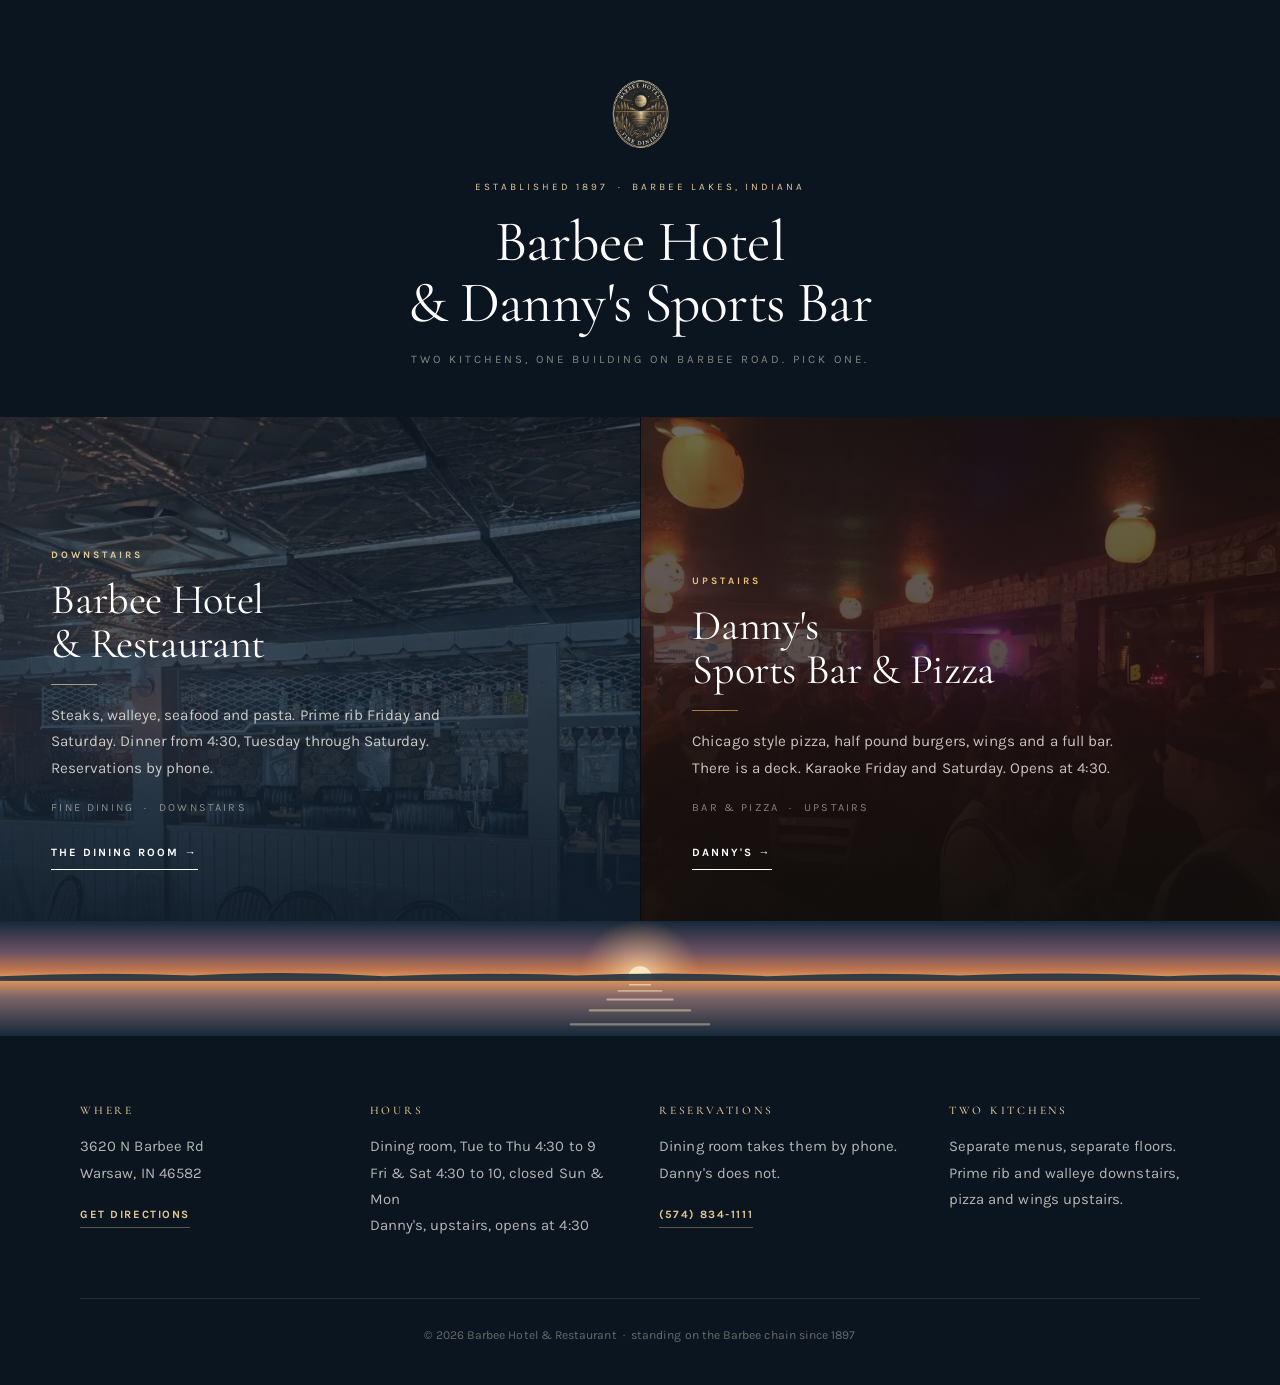
<file: index.html>
<!DOCTYPE html>
<html lang="en">
<head>
<meta charset="utf-8">
<meta name="viewport" content="width=device-width, initial-scale=1">
<title>Barbee Hotel &amp; Danny's Sports Bar | Barbee Lakes, Indiana</title>
<meta name="description" content="Two places under one roof between Big and Little Barbee Lakes since 1897. The Barbee Hotel dining room is downstairs, Danny's Sports Bar and Pizza is upstairs. Steaks and walleye, or pizza and wings. Open at 4:30.">
<link rel="canonical" href="https://barbee-hotel.com/">
<meta property="og:title" content="Barbee Hotel &amp; Danny's Sports Bar | Barbee Lakes, Indiana">
<meta property="og:description" content="Two kitchens in one building on the Barbee Lakes since 1897. Prime rib downstairs, pizza and karaoke upstairs.">
<meta property="og:type" content="website">
<meta property="og:image" content="https://barbee-hotel.com/assets/og-card.jpg">
<meta property="og:image:width" content="1200">
<meta property="og:image:height" content="630">
<meta property="og:url" content="https://barbee-hotel.com/">
<meta property="og:site_name" content="Barbee Hotel &amp; Restaurant">
<meta name="twitter:card" content="summary_large_image">
<meta name="twitter:image" content="https://barbee-hotel.com/assets/og-card.jpg">
<meta name="theme-color" content="#16283a">
<link rel="icon" href="/favicon.ico" sizes="any">
<link rel="icon" href="/assets/favicon-32.png" type="image/png" sizes="32x32">
<link rel="apple-touch-icon" href="/assets/apple-touch-icon.png">
<link rel="manifest" href="/site.webmanifest">
<link rel="preconnect" href="https://fonts.googleapis.com">
<link rel="preconnect" href="https://fonts.gstatic.com" crossorigin>
<link rel="preload" as="image" href="/assets/hero-room.webp" type="image/webp">
<link rel="preload" as="image" href="/assets/dannys-night.webp" type="image/webp">
<link href="https://fonts.googleapis.com/css2?family=Cormorant+Garamond:ital,wght@0,300;0,400;0,500;0,600;1,300;1,400&family=Karla:ital,wght@0,400;0,500;0,700;1,400&display=swap" rel="stylesheet">
<link rel="stylesheet" href="/styles.css">
</head>
<body class="door-body">

<a class="skip" href="#doors">Skip to the two doors</a>

<main class="door" id="doors">

  <header class="door__top">
    <picture><source srcset="/assets/barbee-badge.webp" type="image/webp"><img class="door__badge" src="/assets/barbee-badge.png" alt="" width="500" height="500" fetchpriority="high"></picture>
    <p class="door__est">Established 1897 &nbsp;&middot;&nbsp; Barbee Lakes, Indiana</p>
    <h1 class="door__title">Barbee Hotel<br>&amp; Danny's Sports Bar</h1>
    <p class="door__sub">Two kitchens, one building on Barbee Road. Pick one.</p>
  </header>

  <div class="door__pair">

    <a class="door__half door__half--hotel" href="/hotel/">
      <picture><source srcset="/assets/hero-room.webp" type="image/webp"><img class="door__bg" src="/assets/hero-room.jpg" alt="" width="1280" height="609"></picture>
      <span class="door__veil" aria-hidden="true"></span>
      <span class="door__inner">
        <span class="door__kicker">Downstairs</span>
        <span class="door__name">Barbee Hotel<br>&amp; Restaurant</span>
        <span class="door__line" aria-hidden="true"></span>
        <span class="door__blurb">Steaks, walleye, seafood and pasta. Prime rib Friday and Saturday. Dinner from 4:30, Tuesday through Saturday. Reservations by phone.</span>
        <span class="door__tags">Fine dining &nbsp;&middot;&nbsp; Downstairs</span>
        <span class="door__go">The dining room <span aria-hidden="true">&rarr;</span></span>
      </span>
    </a>

    <a class="door__half door__half--dannys" href="/dannys/">
      <picture><source srcset="/assets/dannys-night.webp" type="image/webp"><img class="door__bg" src="/assets/dannys-night.jpg" alt="" width="960" height="720"></picture>
      <span class="door__veil" aria-hidden="true"></span>
      <span class="door__inner">
        <span class="door__kicker">Upstairs</span>
        <span class="door__name">Danny's<br>Sports Bar &amp; Pizza</span>
        <span class="door__line" aria-hidden="true"></span>
        <span class="door__blurb">Chicago style pizza, half pound burgers, wings and a full bar. There is a deck. Karaoke Friday and Saturday. Opens at 4:30.</span>
        <span class="door__tags">Bar &amp; pizza &nbsp;&middot;&nbsp; Upstairs</span>
        <span class="door__go">Danny's <span aria-hidden="true">&rarr;</span></span>
      </span>
    </a>

  </div>

  <div class="door__water" aria-hidden="true">
    <svg viewBox="0 0 1600 150" preserveAspectRatio="none" role="presentation">
      <defs>
        <linearGradient id="dSky" x1="0" y1="0" x2="0" y2="1">
          <stop offset="0%" stop-color="#16283a"/><stop offset="52%" stop-color="#6b5264"/>
          <stop offset="82%" stop-color="#c1764f"/><stop offset="100%" stop-color="#e9a566"/>
        </linearGradient>
        <linearGradient id="dWater" x1="0" y1="0" x2="0" y2="1">
          <stop offset="0%" stop-color="#d9915c"/><stop offset="30%" stop-color="#7b6467"/>
          <stop offset="100%" stop-color="#16283a"/>
        </linearGradient>
        <radialGradient id="dGlow" cx="50%" cy="50%" r="50%">
          <stop offset="0%" stop-color="#ffdfae" stop-opacity=".85"/>
          <stop offset="100%" stop-color="#e9a566" stop-opacity="0"/>
        </radialGradient>
      </defs>
      <rect width="1600" height="78" fill="url(#dSky)"/>
      <circle cx="800" cy="74" r="76" fill="url(#dGlow)"/>
      <circle cx="800" cy="74" r="15" fill="#ffe7c2"/>
      <path fill="#22313f" opacity=".9" d="M0 72 Q 120 66 240 71 Q 360 64 480 72 Q 600 66 720 71 Q 840 65 960 72 Q 1080 66 1200 71 Q 1340 65 1460 72 Q 1540 68 1600 71 L1600 78 L0 78 Z"/>
      <rect y="78" width="1600" height="72" fill="url(#dWater)"/>
      <g fill="#ffe8c6">
        <rect x="786" y="82" width="28" height="2" rx="1" opacity=".65"/>
        <rect x="772" y="90" width="56" height="2" rx="1" opacity=".5"/>
        <rect x="758" y="101" width="84" height="2.5" rx="1.2" opacity=".55"/>
        <rect x="736" y="115" width="128" height="3" rx="1.5" opacity=".45"/>
        <rect x="712" y="133" width="176" height="3" rx="1.5" opacity=".4"/>
      </g>
    </svg>
  </div>

  <section class="door__foot">
    <div class="door__facts">
      <div><h2>Where</h2><p>3620 N Barbee Rd<br>Warsaw, IN 46582</p>
        <a class="inlink" href="https://maps.google.com/?q=3620+N+Barbee+Rd,+Warsaw,+IN+46582" rel="noopener">Get directions</a></div>
      <div><h2>Hours</h2><p>Dining room, Tue to Thu 4:30 to 9<br>Fri &amp; Sat 4:30 to 10, closed Sun &amp; Mon<br>Danny's, upstairs, opens at 4:30</p></div>
      <div><h2>Reservations</h2><p>Dining room takes them by phone.<br>Danny's does not.</p>
        <a class="inlink" href="tel:+15748341111">(574) 834-1111</a></div>
      <div><h2>Two kitchens</h2><p>Separate menus, separate floors. Prime rib and walleye downstairs, pizza and wings upstairs.</p></div>
    </div>
    <p class="door__copyright">&copy; <span id="yr">2026</span> Barbee Hotel &amp; Restaurant &nbsp;&middot;&nbsp; standing on the Barbee chain since 1897</p>
  </section>

</main>

<script type="application/ld+json">
{
  "@context": "https://schema.org",
  "@type": "FoodEstablishment",
  "name": "Barbee Hotel & Restaurant",
  "description": "A historic building on the neck of land between Big and Little Barbee Lakes, Indiana, holding two kitchens: the Barbee Hotel dining room downstairs and Danny's Sports Bar & Pizza upstairs, which has a deck.",
  "url": "https://barbee-hotel.com/",
  "telephone": "+1-574-834-1111",
  "email": "barbeehotel1@aol.com",
  "priceRange": "$$",
  "image": "https://barbee-hotel.com/assets/og-card.jpg",
  "address": {
    "@type": "PostalAddress",
    "streetAddress": "3620 N Barbee Rd",
    "addressLocality": "Warsaw",
    "addressRegion": "IN",
    "postalCode": "46582",
    "addressCountry": "US"
  },
  "geo": { "@type": "GeoCoordinates", "latitude": 41.2882881, "longitude": -85.71537 },
  "sameAs": [
    "https://www.facebook.com/p/Barbee-Hotel-100063650601962/",
    "https://www.instagram.com/barbeehotel/"
  ],
  "department": [
    { "@type": "Restaurant", "name": "Barbee Hotel & Restaurant", "url": "https://barbee-hotel.com/hotel/", "servesCuisine": ["American","Steakhouse","Seafood"], "priceRange": "$$" },
    { "@type": "Restaurant", "name": "Danny's Sports Bar & Pizza", "url": "https://barbee-hotel.com/dannys/", "servesCuisine": ["Pizza","Bar food"], "priceRange": "$" }
  ]
}
</script>

<script src="/site.js" defer></script>
</body>
</html>
</file>
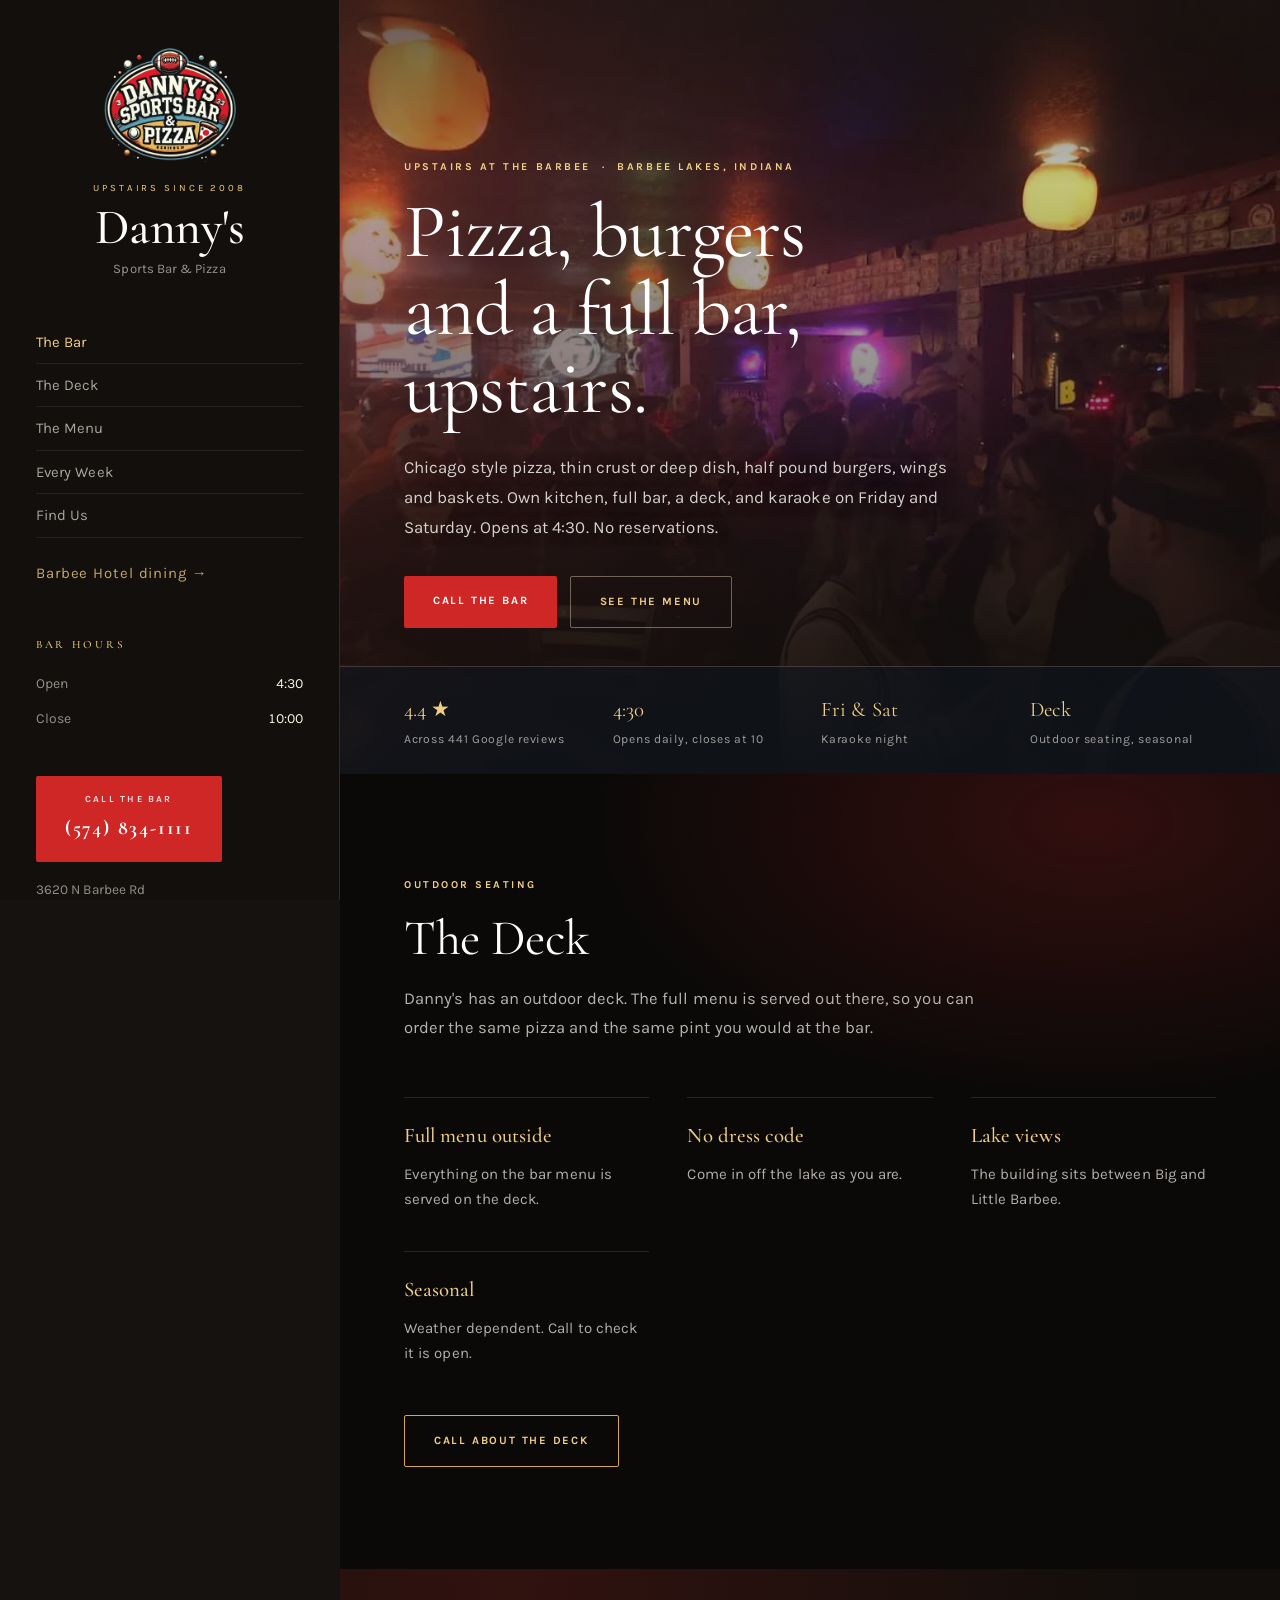
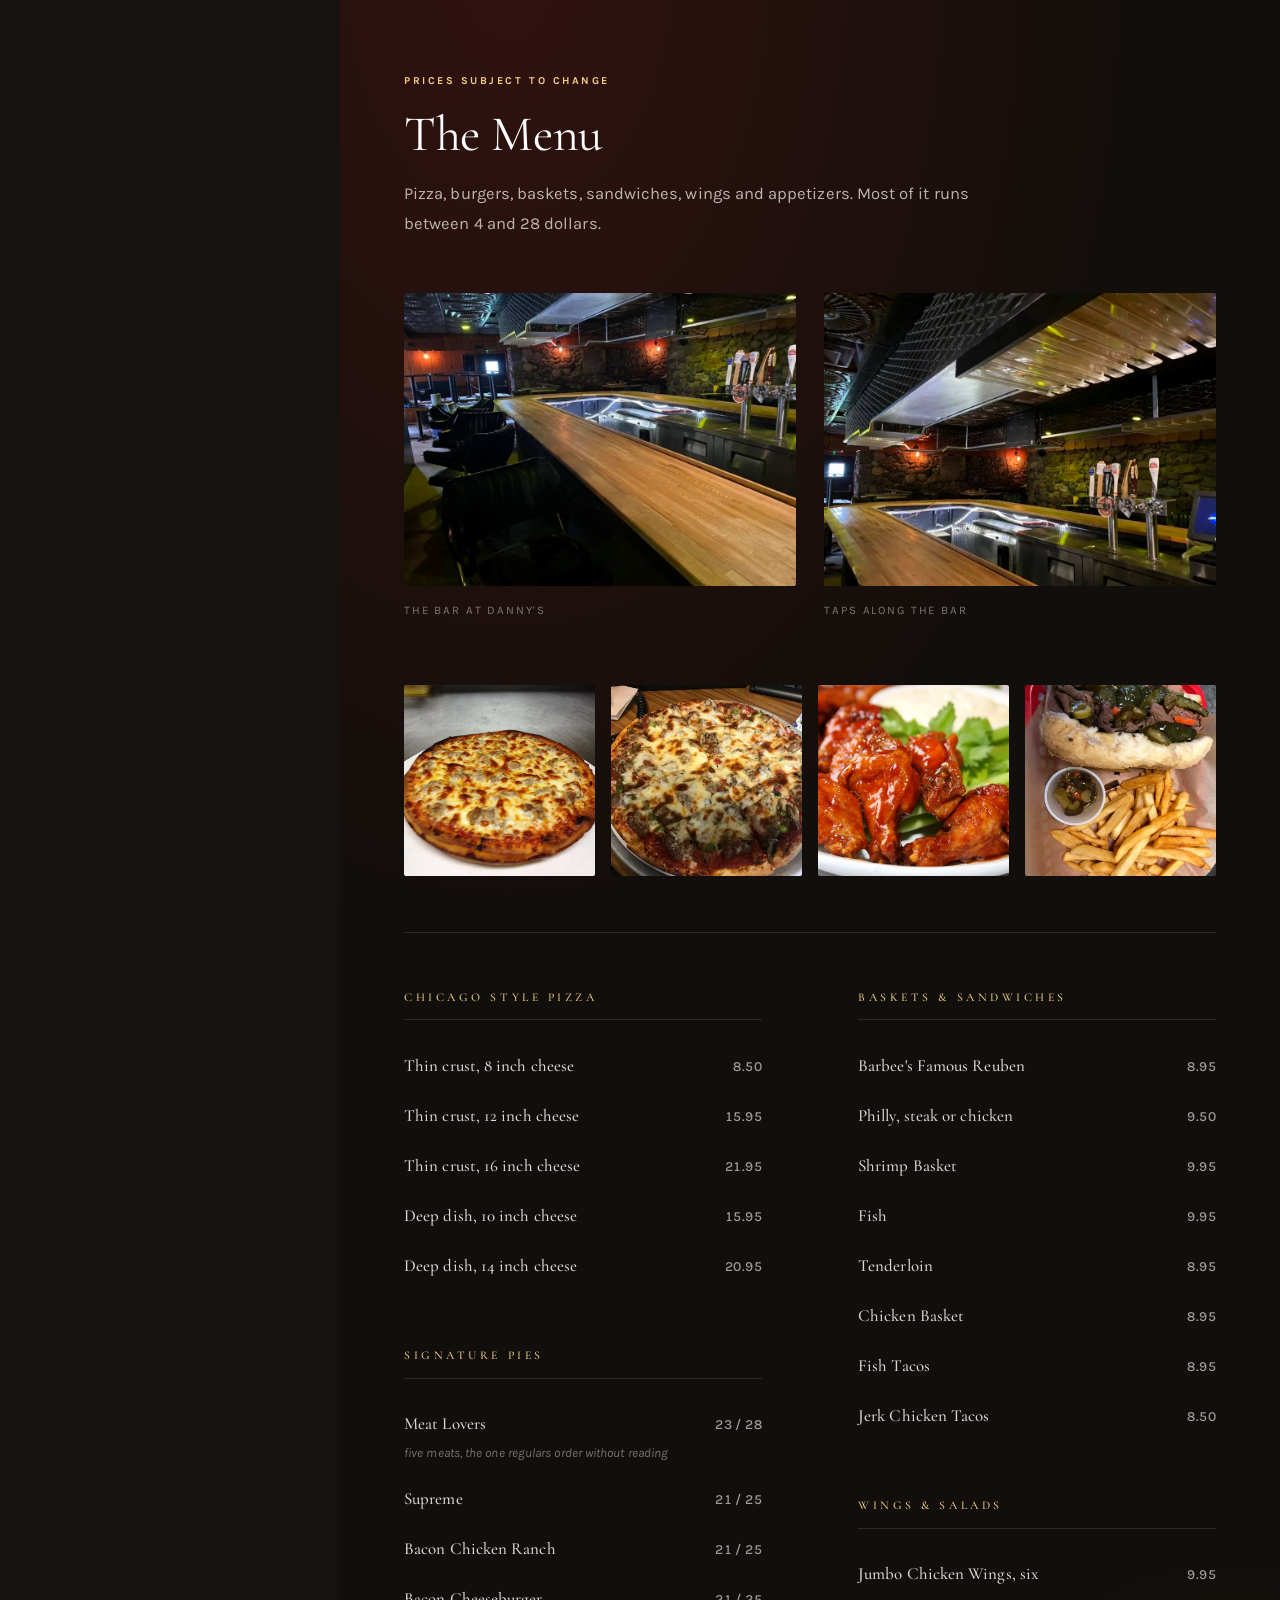
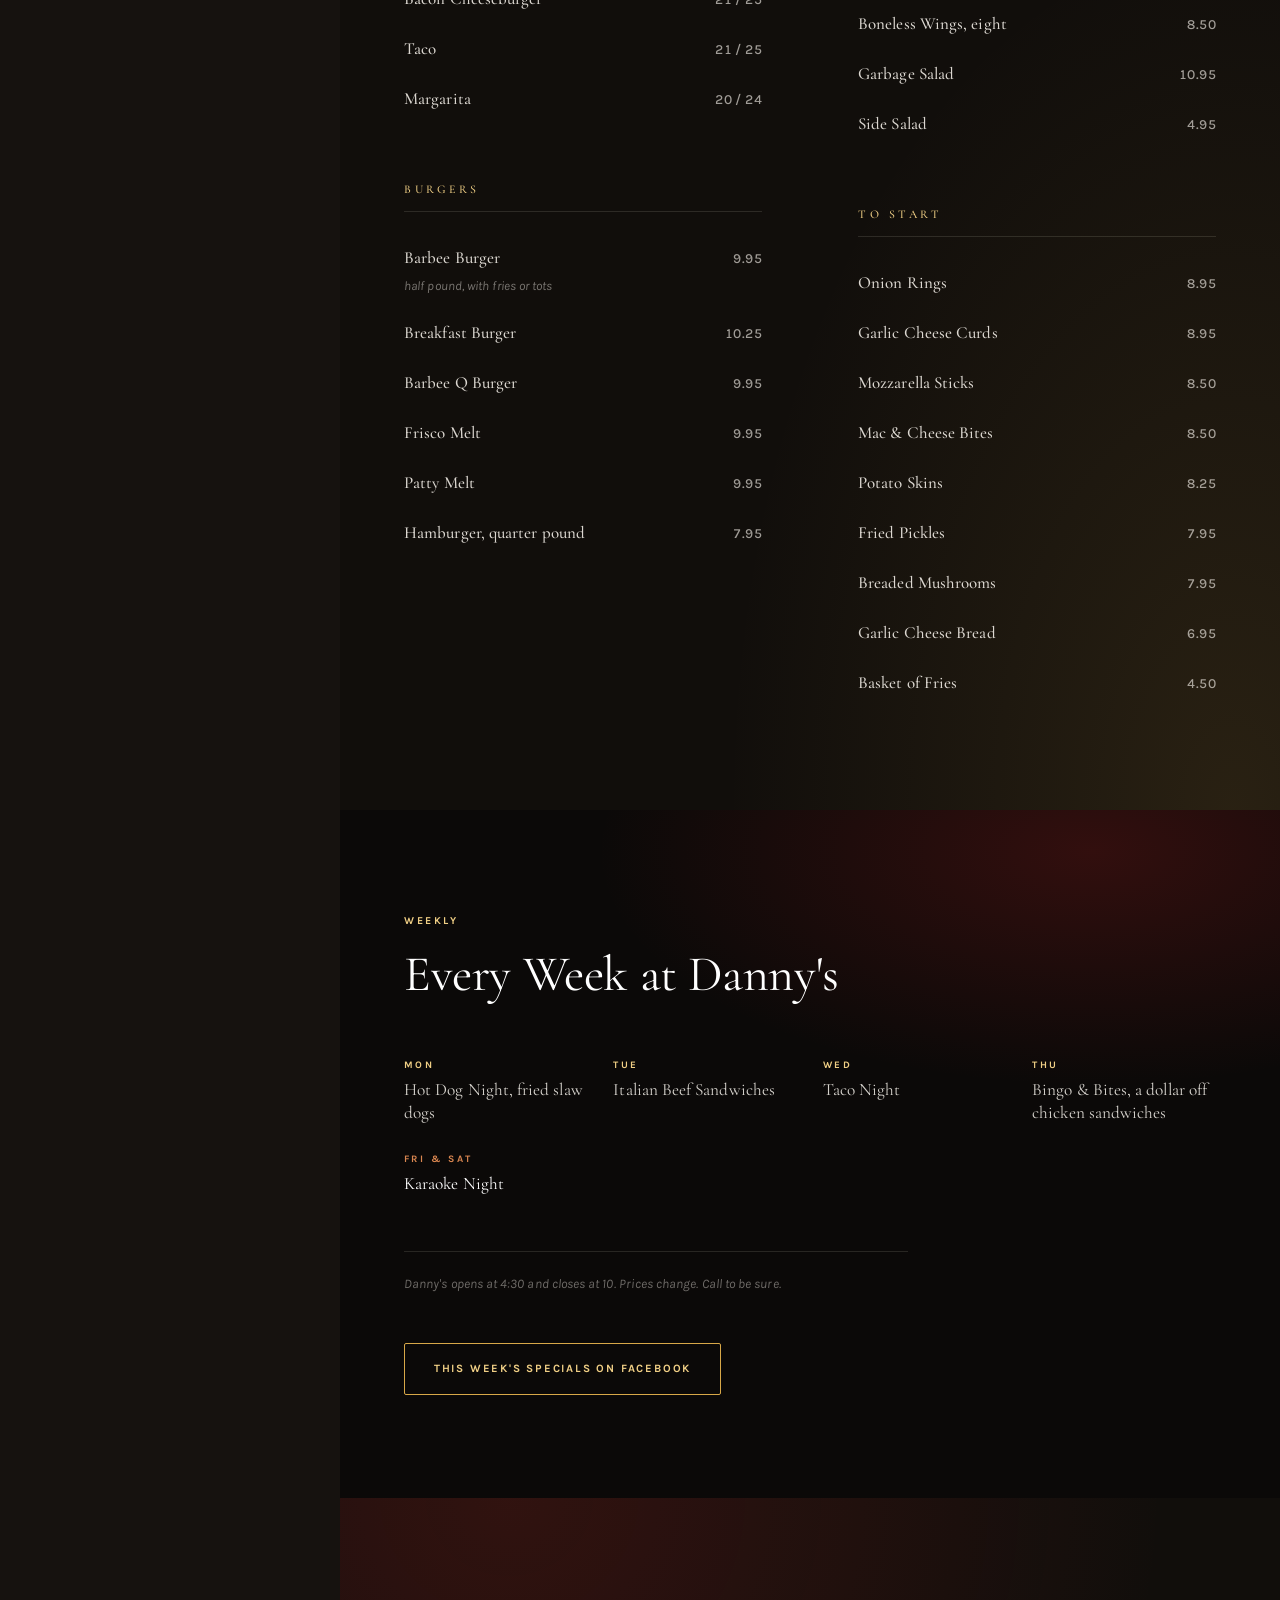
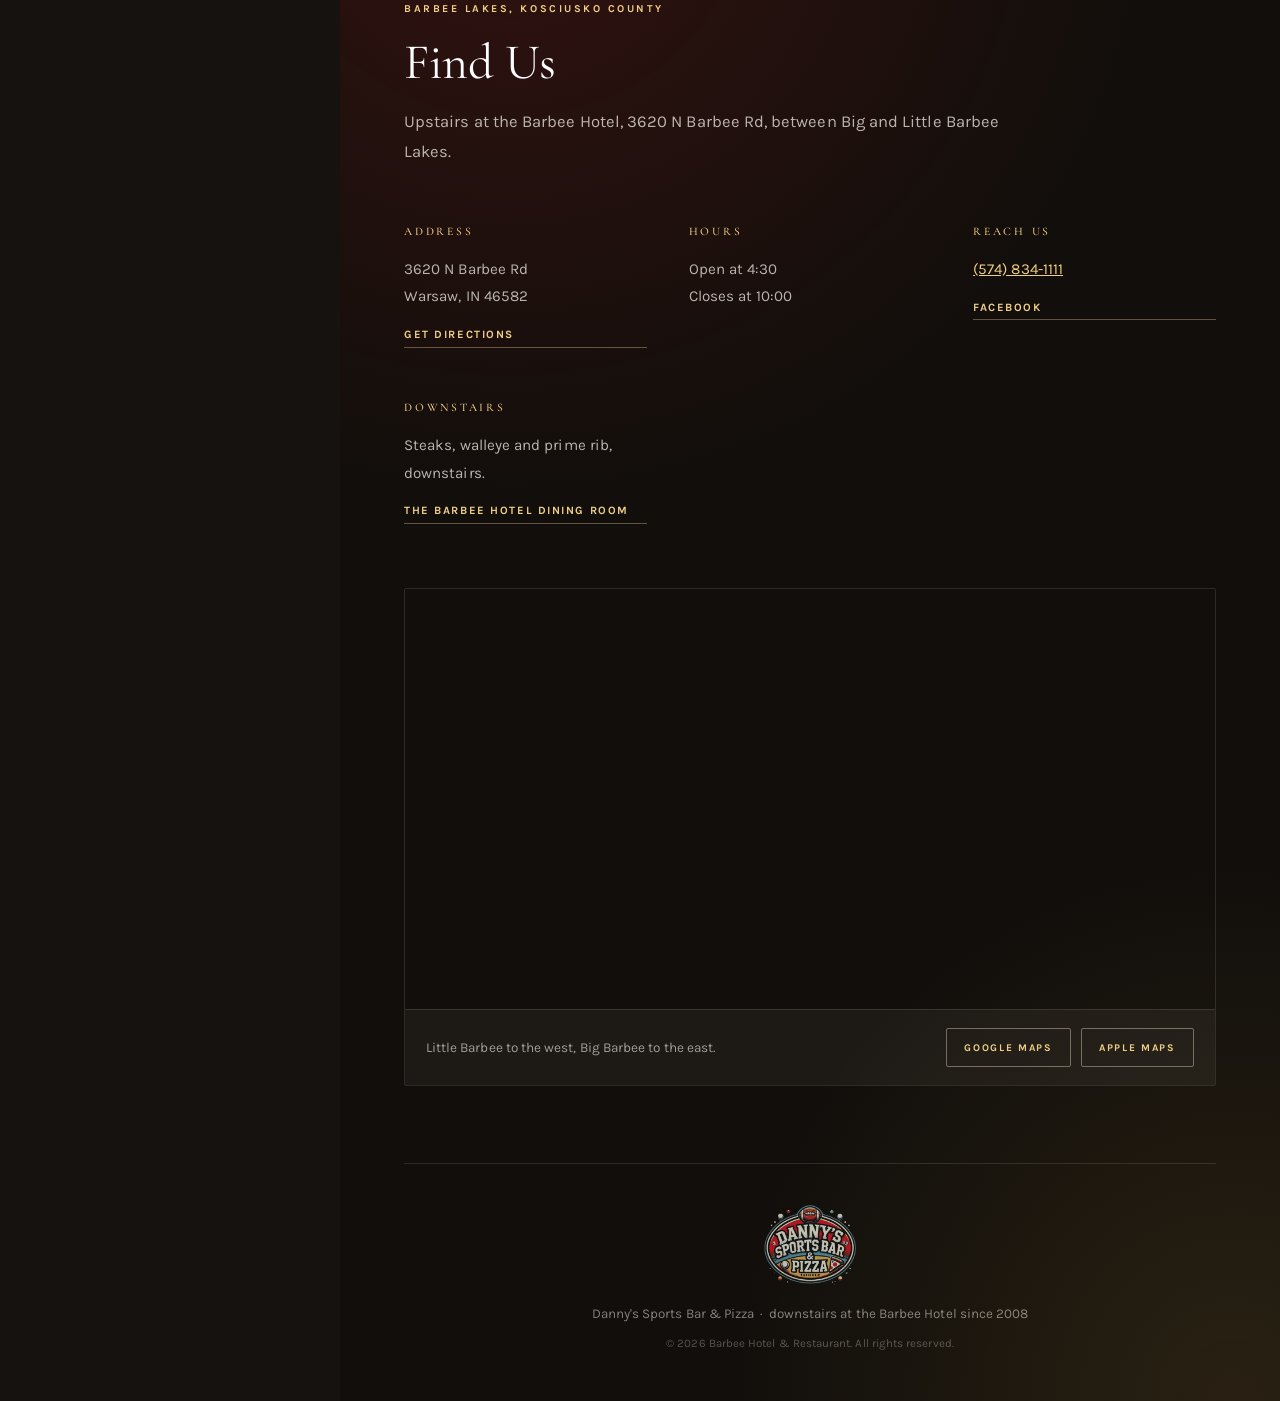
<file: dannys/index.html>
<!DOCTYPE html>
<html lang="en">
<head>
<meta charset="utf-8">
<meta name="viewport" content="width=device-width, initial-scale=1">
<title>Danny's Sports Bar &amp; Pizza | Barbee Lakes, Indiana</title>
<meta name="description" content="Chicago style pizza, burgers, wings and a full bar upstairs at the Barbee Hotel on the Barbee Lakes. Outdoor deck. Karaoke Friday and Saturday. Opens at 4:30.">
<link rel="canonical" href="https://barbee-hotel.com/dannys/">
<meta property="og:title" content="Danny's Sports Bar &amp; Pizza | Barbee Lakes, Indiana">
<meta property="og:description" content="Chicago style pizza, burgers, wings, a full bar and an outdoor deck on the Barbee Lakes.">
<meta property="og:type" content="restaurant">
<meta property="og:image" content="https://barbee-hotel.com/assets/dannys-night.jpg">
<meta property="og:url" content="https://barbee-hotel.com/dannys/">
<meta name="twitter:card" content="summary_large_image">
<meta name="theme-color" content="#171412">
<link rel="icon" href="/favicon.ico" sizes="any">
<link rel="apple-touch-icon" href="/assets/apple-touch-icon.png">
<link rel="manifest" href="/site.webmanifest">
<link rel="preconnect" href="https://fonts.googleapis.com">
<link rel="preconnect" href="https://fonts.gstatic.com" crossorigin>
<link rel="preload" as="image" href="/assets/dannys-night.webp" type="image/webp">
<link href="https://fonts.googleapis.com/css2?family=Cormorant+Garamond:ital,wght@0,300;0,400;0,500;0,600;1,300;1,400&family=Karla:ital,wght@0,400;0,500;0,700;1,400&display=swap" rel="stylesheet">
<link rel="stylesheet" href="/styles.css">
</head>
<body class="brand-dannys">

<a class="skip" href="#main">Skip to content</a>

<aside class="desk" aria-label="Danny's information">
  <div class="desk__inner">

    <div class="desk__brand">
      <picture><source srcset="/assets/dannys-logo.webp" type="image/webp"><img class="desk__badge desk__badge--dannys" src="/assets/dannys-logo.png" alt="Danny's Sports Bar and Pizza" width="320" height="276"></picture>
      <p class="desk__est">Upstairs since 2008</p>
      <h1 class="desk__name">Danny's</h1>
      <p class="desk__sub">Sports Bar &amp; Pizza</p>
    </div>

    <nav class="desk__nav" aria-label="Sections">
      <a href="#welcome" class="is-active">The Bar</a>
      <a href="#deck">The Deck</a>
      <a href="#menu">The Menu</a>
      <a href="#week">Every Week</a>
      <a href="#visit">Find Us</a>
      <a class="desk__cross" href="/hotel/">Barbee Hotel dining &rarr;</a>
    </nav>

    <div class="desk__hours">
      <h2 class="desk__label">Bar Hours</h2>
      <dl>
        <div><dt>Open</dt><dd>4:30</dd></div>
        <div><dt>Close</dt><dd>10:00</dd></div>
      </dl>
      <p class="desk__hint">Open at 4:30, closes at 10</p>
    </div>

    <div class="desk__contact">
      <a class="btn btn--call" href="tel:+15748341111">
        <span class="btn__kicker">Call the bar</span>
        <span class="btn__num">(574) 834-1111</span>
      </a>
      <address>3620 N Barbee Rd<br>Warsaw, IN 46582</address>
      <div class="desk__social">
        <a href="https://www.facebook.com/p/Barbee-Hotel-100063650601962/" rel="noopener">Facebook</a>
        <a href="https://www.instagram.com/barbeehotel/" rel="noopener">Instagram</a>
      </div>
    </div>

  </div>
</aside>

<a class="callbar" href="tel:+15748341111">Call the bar &nbsp;&middot;&nbsp; (574) 834-1111</a>

<main class="pane" id="main">

  <section class="hero" id="welcome">
    <picture><source srcset="/assets/dannys-night.webp" type="image/webp"><img class="hero__bg" src="/assets/dannys-night.jpg" alt="A busy night at Danny's Sports Bar" width="960" height="720" fetchpriority="high"></picture>
    <div class="hero__scrim" aria-hidden="true"></div>

    <div class="hero__copy">
      <p class="eyebrow eyebrow--light">Upstairs at the Barbee &nbsp;&middot;&nbsp; Barbee Lakes, Indiana</p>
      <h2 class="hero__head">Pizza, burgers<br>and a full bar,<br>upstairs.</h2>
      <p class="hero__lede">Chicago style pizza, thin crust or deep dish, half pound burgers, wings and baskets. Own kitchen, full bar, a deck, and karaoke on Friday and Saturday. Opens at 4:30. No reservations.</p>
      <div class="hero__cta">
        <a class="btn btn--solid" href="tel:+15748341111">Call the bar</a>
        <a class="btn btn--ghost" href="#menu">See the menu</a>
      </div>
    </div>

    <ul class="proof" aria-label="At a glance">
      <li><b>4.4 &#9733;</b><span>Across 441 Google reviews</span></li>
      <li><b>4:30</b><span>Opens daily, closes at 10</span></li>
      <li><b>Fri &amp; Sat</b><span>Karaoke night</span></li>
      <li><b>Deck</b><span>Outdoor seating, seasonal</span></li>
    </ul>
  </section>

  <section class="band band--night" id="deck">
    <header class="band__head">
      <p class="eyebrow">Outdoor seating</p>
      <h2>The Deck</h2>
      <p class="band__lede">Danny's has an outdoor deck. The full menu is served out there, so you can order the same pizza and the same pint you would at the bar.</p>
    </header>

    <ul class="deck__points">
      <li><b>Full menu outside</b><span>Everything on the bar menu is served on the deck.</span></li>
      <li><b>No dress code</b><span>Come in off the lake as you are.</span></li>
      <li><b>Lake views</b><span>The building sits between Big and Little Barbee.</span></li>
      <li><b>Seasonal</b><span>Weather dependent. Call to check it is open.</span></li>
    </ul>

    <div class="band__foot">
      <a class="btn btn--gold" href="tel:+15748341111">Call about the deck</a>
    </div>
  </section>

  <section class="band band--dark" id="menu">
    <header class="band__head">
      <p class="eyebrow">Prices subject to change</p>
      <h2>The Menu</h2>
      <p class="band__lede">Pizza, burgers, baskets, sandwiches, wings and appetizers. Most of it runs between 4 and 28 dollars.</p>
    </header>
<div class="feature feature--even">
      <figure class="feature__main">
        <picture><source srcset="/assets/dannys-bar.webp" type="image/webp"><img src="/assets/dannys-bar.jpg" alt="The long wooden bar at Danny's Sports Bar" loading="lazy" width="960" height="720"></picture>
        <figcaption>The bar at Danny's</figcaption>
      </figure>
      <figure class="feature__side">
        <picture><source srcset="/assets/dannys-taps.webp" type="image/webp"><img src="/assets/dannys-taps.jpg" alt="Beer taps along the bar at Danny's Sports Bar" loading="lazy" width="960" height="720"></picture>
        <figcaption>Taps along the bar</figcaption>
      </figure>
    </div>

    <div class="strip">
      <figure><picture><source srcset="/assets/dannys-pizza.webp" type="image/webp"><img src="/assets/dannys-pizza.jpg" alt="A Chicago style pizza at Danny's" loading="lazy" width="900" height="675"></picture></figure>
      <figure><picture><source srcset="/assets/dannys-supreme.webp" type="image/webp"><img src="/assets/dannys-supreme.jpg" alt="A supreme pizza on the pan" loading="lazy" width="900" height="675"></picture></figure>
      <figure><picture><source srcset="/assets/dannys-wings.webp" type="image/webp"><img src="/assets/dannys-wings.jpg" alt="Buffalo wings with celery and blue cheese" loading="lazy" width="900" height="600"></picture></figure>
      <figure><picture><source srcset="/assets/dannys-beef.webp" type="image/webp"><img src="/assets/dannys-beef.jpg" alt="An Italian beef sandwich with hot peppers and fries" loading="lazy" width="720" height="960"></picture></figure>
    </div>

    <div class="menu menu--dark">
      <div class="menu__col">
        <h3 class="menu__cat">Chicago Style Pizza</h3>
        <ul class="menu__list">
          <li><span>Thin crust, 8 inch cheese</span><b>8.50</b></li>
          <li><span>Thin crust, 12 inch cheese</span><b>15.95</b></li>
          <li><span>Thin crust, 16 inch cheese</span><b>21.95</b></li>
          <li><span>Deep dish, 10 inch cheese</span><b>15.95</b></li>
          <li><span>Deep dish, 14 inch cheese</span><b>20.95</b></li>
        </ul>

        <h3 class="menu__cat">Signature Pies</h3>
        <ul class="menu__list">
          <li><span>Meat Lovers<em>five meats, the one regulars order without reading</em></span><b>23 / 28</b></li>
          <li><span>Supreme</span><b>21 / 25</b></li>
          <li><span>Bacon Chicken Ranch</span><b>21 / 25</b></li>
          <li><span>Bacon Cheeseburger</span><b>21 / 25</b></li>
          <li><span>Taco</span><b>21 / 25</b></li>
          <li><span>Margarita</span><b>20 / 24</b></li>
        </ul>

        <h3 class="menu__cat">Burgers</h3>
        <ul class="menu__list">
          <li><span>Barbee Burger<em>half pound, with fries or tots</em></span><b>9.95</b></li>
          <li><span>Breakfast Burger</span><b>10.25</b></li>
          <li><span>Barbee Q Burger</span><b>9.95</b></li>
          <li><span>Frisco Melt</span><b>9.95</b></li>
          <li><span>Patty Melt</span><b>9.95</b></li>
          <li><span>Hamburger, quarter pound</span><b>7.95</b></li>
        </ul>
      </div>

      <div class="menu__col">
        <h3 class="menu__cat">Baskets &amp; Sandwiches</h3>
        <ul class="menu__list">
          <li><span>Barbee's Famous Reuben</span><b>8.95</b></li>
          <li><span>Philly, steak or chicken</span><b>9.50</b></li>
          <li><span>Shrimp Basket</span><b>9.95</b></li>
          <li><span>Fish</span><b>9.95</b></li>
          <li><span>Tenderloin</span><b>8.95</b></li>
          <li><span>Chicken Basket</span><b>8.95</b></li>
          <li><span>Fish Tacos</span><b>8.95</b></li>
          <li><span>Jerk Chicken Tacos</span><b>8.50</b></li>
        </ul>

        <h3 class="menu__cat">Wings &amp; Salads</h3>
        <ul class="menu__list">
          <li><span>Jumbo Chicken Wings, six</span><b>9.95</b></li>
          <li><span>Boneless Wings, eight</span><b>8.50</b></li>
          <li><span>Garbage Salad</span><b>10.95</b></li>
          <li><span>Side Salad</span><b>4.95</b></li>
        </ul>

        <h3 class="menu__cat">To Start</h3>
        <ul class="menu__list">
          <li><span>Onion Rings</span><b>8.95</b></li>
          <li><span>Garlic Cheese Curds</span><b>8.95</b></li>
          <li><span>Mozzarella Sticks</span><b>8.50</b></li>
          <li><span>Mac &amp; Cheese Bites</span><b>8.50</b></li>
          <li><span>Potato Skins</span><b>8.25</b></li>
          <li><span>Fried Pickles</span><b>7.95</b></li>
          <li><span>Breaded Mushrooms</span><b>7.95</b></li>
          <li><span>Garlic Cheese Bread</span><b>6.95</b></li>
          <li><span>Basket of Fries</span><b>4.50</b></li>
        </ul>
      </div>
    </div>

    </section>

  <section class="band band--night" id="week">
    <header class="band__head">
      <p class="eyebrow">Weekly</p>
      <h2>Every Week at Danny's</h2>
    </header>
    <ul class="week">
      <li><b>Mon</b><span>Hot Dog Night, fried slaw dogs</span></li>
      <li><b>Tue</b><span>Italian Beef Sandwiches</span></li>
      <li><b>Wed</b><span>Taco Night</span></li>
      <li><b>Thu</b><span>Bingo &amp; Bites, a dollar off chicken sandwiches</span></li>
      <li class="is-big"><b>Fri &amp; Sat</b><span>Karaoke Night</span></li>
    </ul>

    <p class="fineprint fineprint--night">Danny's opens at 4:30 and closes at 10. Prices change. Call to be sure.</p>

    <div class="band__foot">
      <a class="btn btn--gold" href="https://www.facebook.com/p/Barbee-Hotel-100063650601962/" rel="noopener">This week's specials on Facebook</a>
    </div>
  </section>

  <section class="band band--dark band--last" id="visit">
    <header class="band__head">
      <p class="eyebrow">Barbee Lakes, Kosciusko County</p>
      <h2>Find Us</h2>
      <p class="band__lede">Upstairs at the Barbee Hotel, 3620 N Barbee Rd, between Big and Little Barbee Lakes.</p>
    </header>

    <div class="visit">
      <div class="visit__block">
        <h3>Address</h3>
        <p>3620 N Barbee Rd<br>Warsaw, IN 46582</p>
        <a class="inlink" href="https://maps.google.com/?q=3620+N+Barbee+Rd,+Warsaw,+IN+46582" rel="noopener">Get directions</a>
      </div>
      <div class="visit__block">
        <h3>Hours</h3>
        <p>Open at 4:30<br>Closes at 10:00</p>
      </div>
      <div class="visit__block">
        <h3>Reach Us</h3>
        <p><a href="tel:+15748341111">(574) 834-1111</a></p>
        <a class="inlink" href="https://www.facebook.com/p/Barbee-Hotel-100063650601962/" rel="noopener">Facebook</a>
      </div>
      <div class="visit__block">
        <h3>Downstairs</h3>
        <p>Steaks, walleye and prime rib, downstairs.</p>
        <a class="inlink" href="/hotel/">The Barbee Hotel dining room</a>
      </div>
    </div>

    <div class="map">
      <iframe title="Map of the Barbee Lakes showing North Barbee Road between Big and Little Barbee"
              src="https://www.openstreetmap.org/export/embed.html?bbox=-85.7330%2C41.2745%2C-85.6960%2C41.2990&amp;layer=mapnik&amp;marker=41.2882881%2C-85.71537"
              loading="lazy" referrerpolicy="no-referrer-when-downgrade"></iframe>
      <div class="map__bar">
        <p class="map__cap">Little Barbee to the west, Big Barbee to the east.</p>
        <div class="map__links">
          <a class="btn btn--ghost btn--sm" href="https://maps.google.com/?q=3620+N+Barbee+Rd,+Warsaw,+IN+46582" rel="noopener">Google Maps</a>
          <a class="btn btn--ghost btn--sm" href="https://maps.apple.com/?address=3620+N+Barbee+Rd,+Warsaw,+IN+46582" rel="noopener">Apple Maps</a>
        </div>
      </div>
    </div>

    <footer class="foot">
      <picture><source srcset="/assets/dannys-logo.webp" type="image/webp"><img class="foot__badge foot__badge--dannys" src="/assets/dannys-logo.png" alt="" loading="lazy" width="320" height="276"></picture>
      <p>Danny's Sports Bar &amp; Pizza &nbsp;&middot;&nbsp; downstairs at the Barbee Hotel since 2008</p>
      <p class="foot__fine">&copy; <span id="yr">2026</span> Barbee Hotel &amp; Restaurant. All rights reserved.</p>
    </footer>
  </section>

</main>

<div class="lb" id="lb" hidden>
  <button class="lb__close" id="lbClose" aria-label="Close">&times;</button>
  <button class="lb__nav lb__nav--prev" id="lbPrev" aria-label="Previous">&#8249;</button>
  <img class="lb__img" id="lbImg" alt="">
  <button class="lb__nav lb__nav--next" id="lbNext" aria-label="Next">&#8250;</button>
</div>

<script type="application/ld+json">
{
  "@context": "https://schema.org",
  "@type": "Restaurant",
  "name": "Danny's Sports Bar & Pizza",
  "description": "Sports bar and Chicago style pizzeria upstairs at the Barbee Hotel, with a deck over the Barbee Lakes. Karaoke Friday and Saturday.",
  "url": "https://barbee-hotel.com/dannys/",
  "telephone": "+1-574-834-1111",
  "servesCuisine": ["Pizza", "American", "Bar food"],
  "priceRange": "$",
  "amenityFeature": [
    { "@type": "LocationFeatureSpecification", "name": "Outdoor seating", "value": true }
  ],
  "image": "https://barbee-hotel.com/assets/dannys-pizza.jpg",
  "address": {
    "@type": "PostalAddress",
    "streetAddress": "3620 N Barbee Rd",
    "addressLocality": "Warsaw",
    "addressRegion": "IN",
    "postalCode": "46582",
    "addressCountry": "US"
  },
  "openingHoursSpecification": [
    { "@type": "OpeningHoursSpecification",
      "dayOfWeek": ["Monday","Tuesday","Wednesday","Thursday","Friday","Saturday"],
      "opens": "16:30", "closes": "22:00" }
  ],
  "parentOrganization": { "@type": "Restaurant", "name": "Barbee Hotel & Restaurant", "url": "https://barbee-hotel.com/hotel/" }
}
</script>

<script src="/site.js" defer></script>
</body>
</html>
</file>
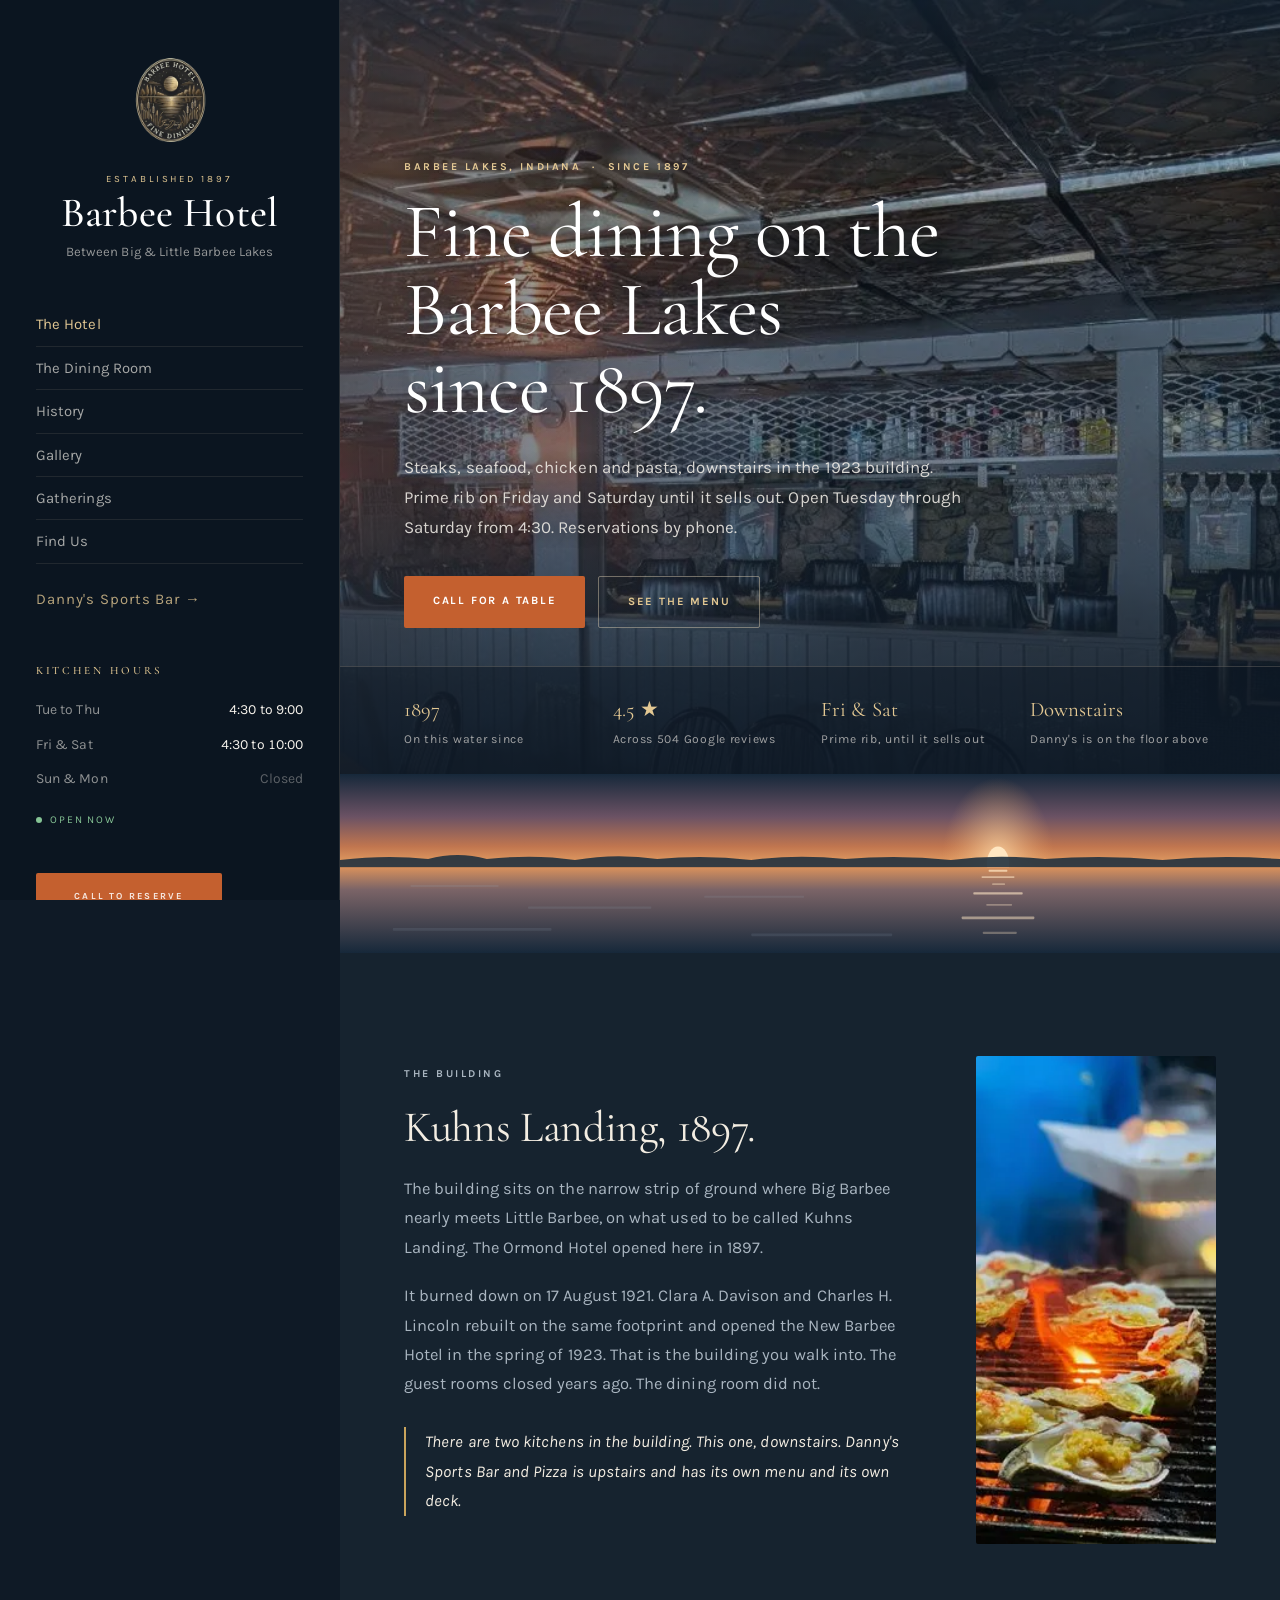
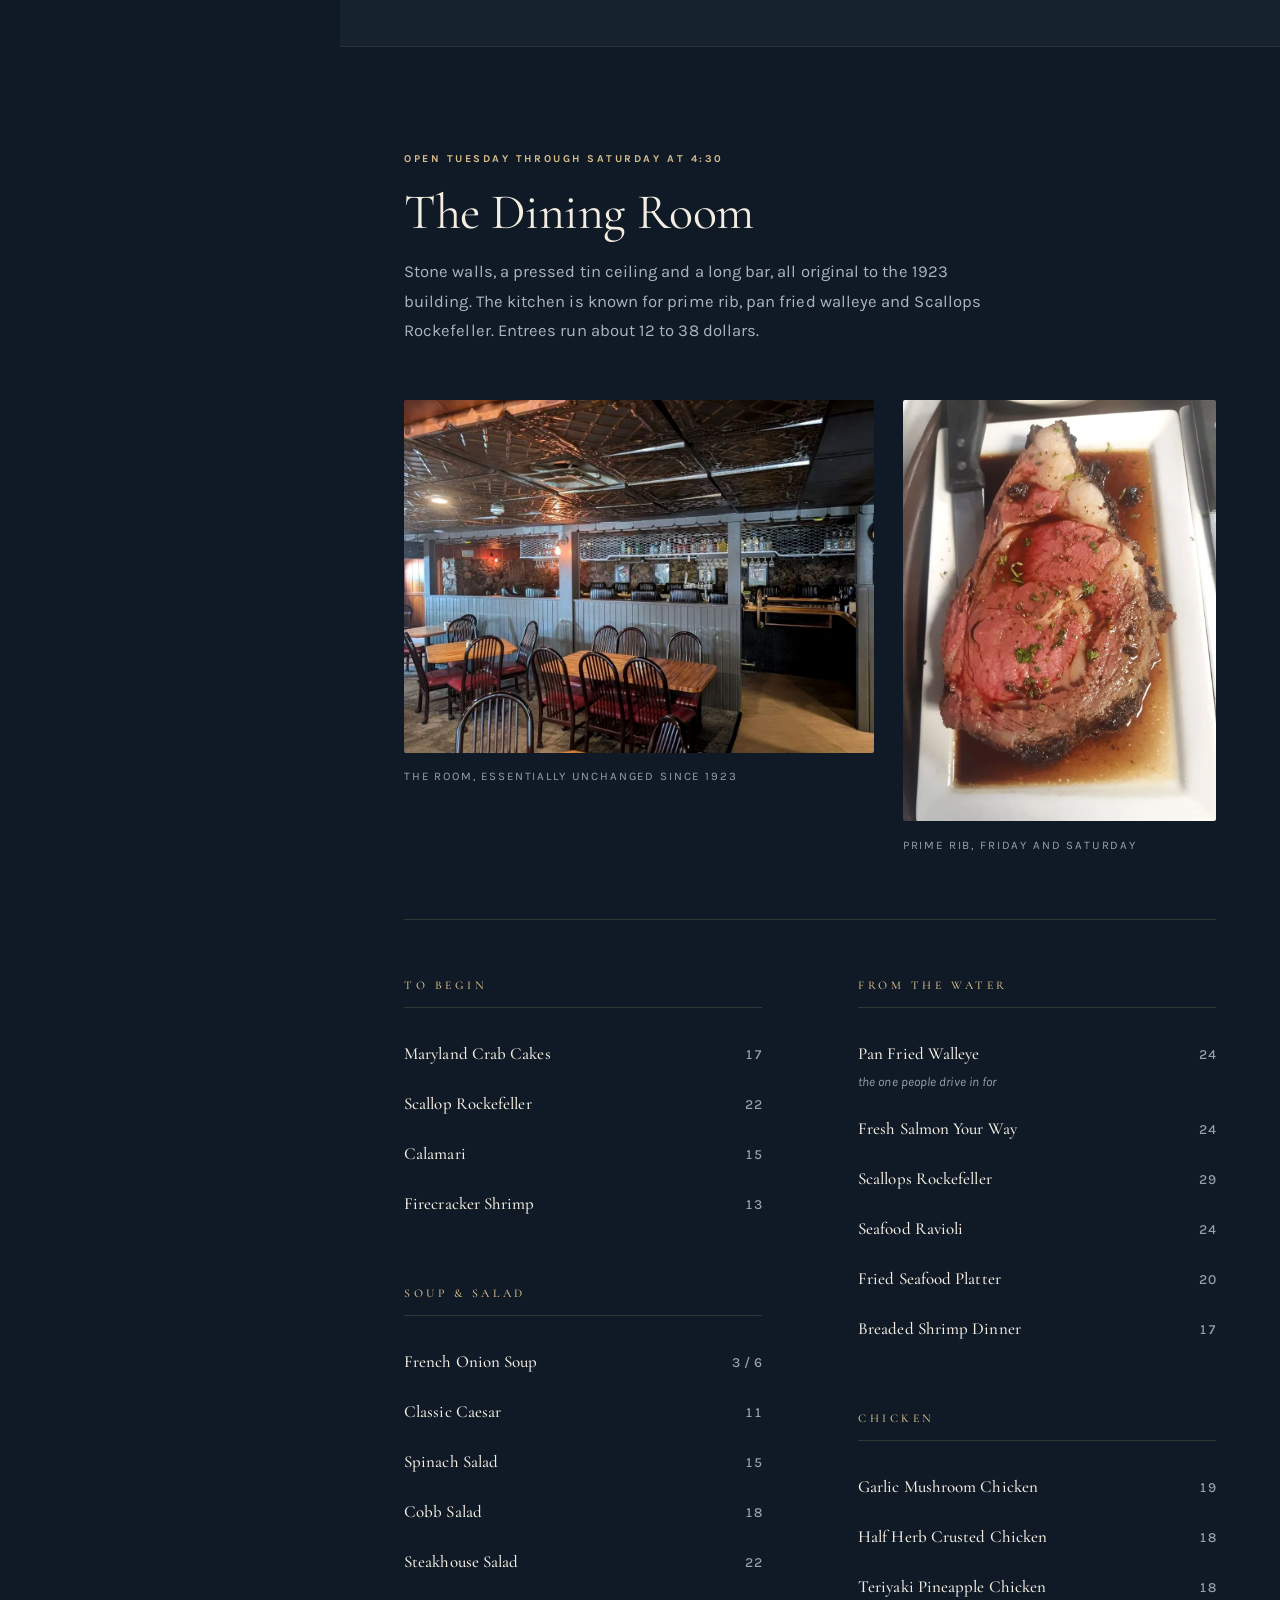
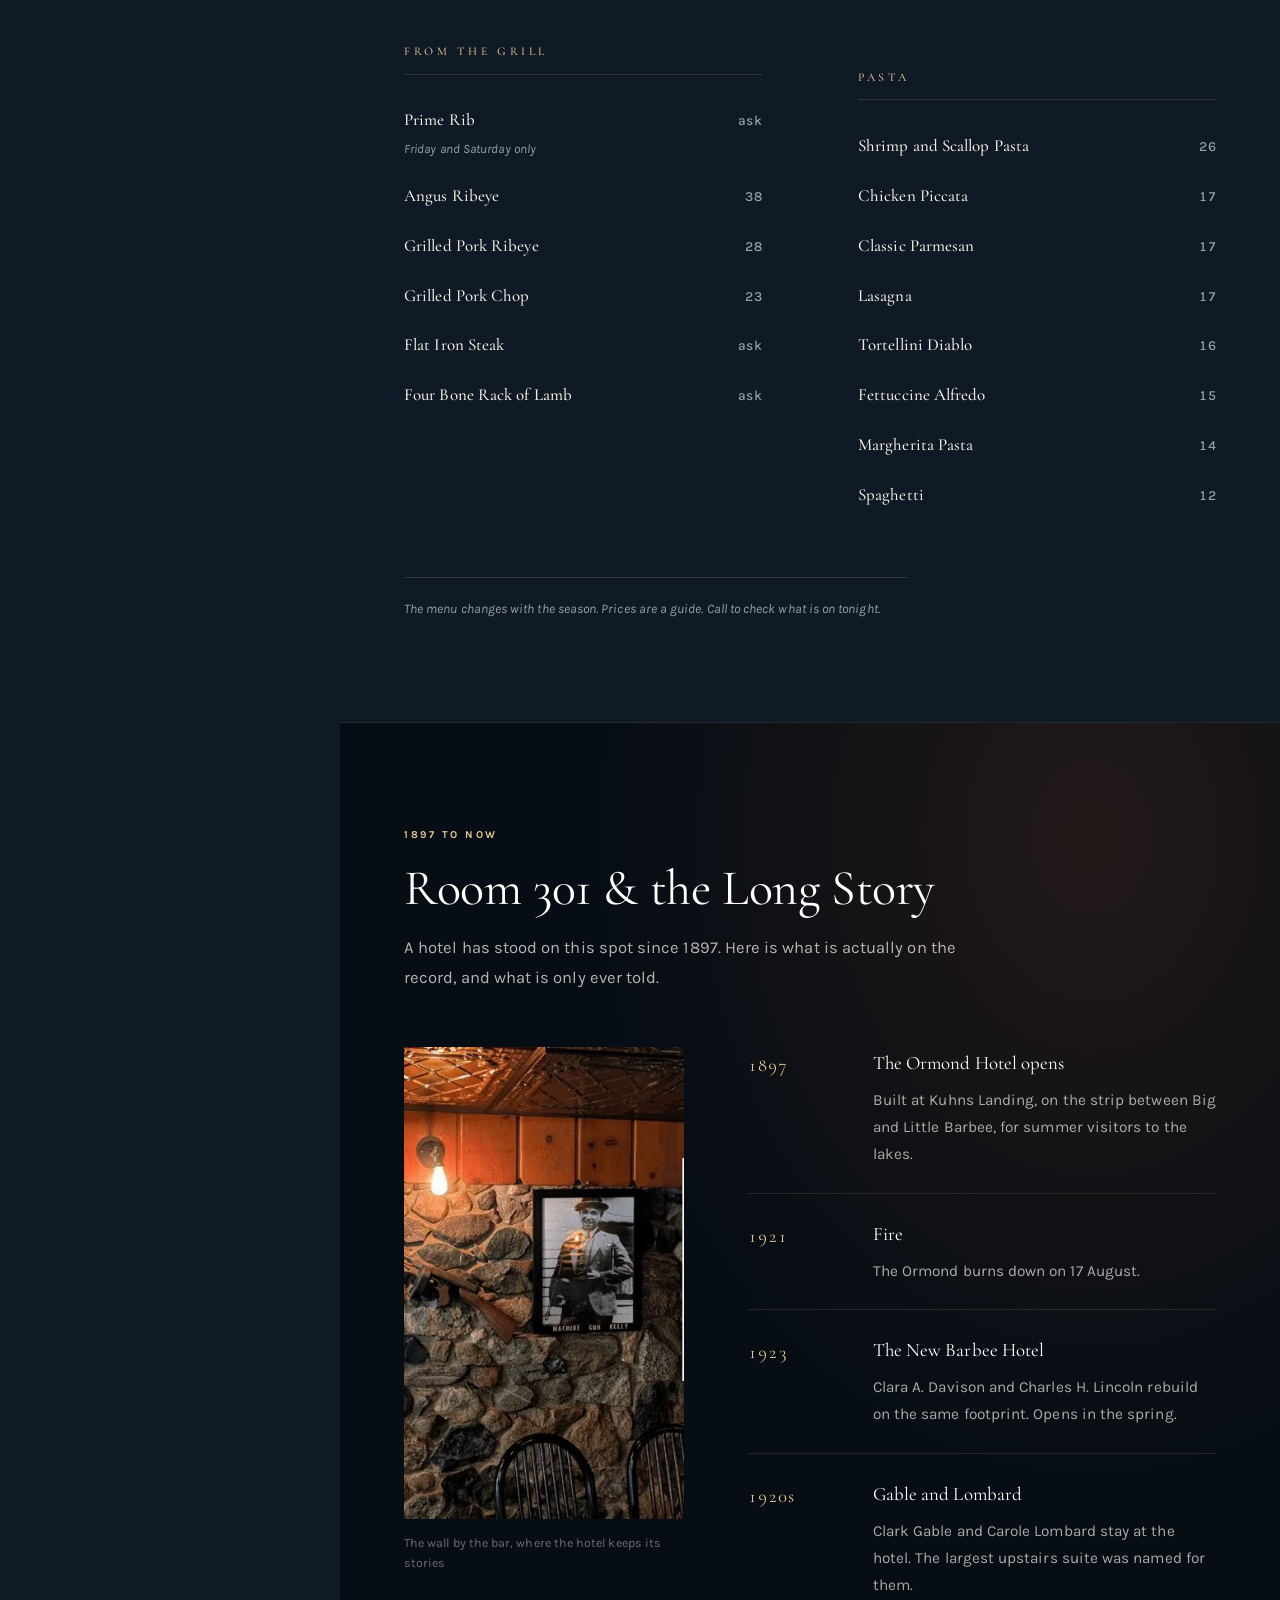
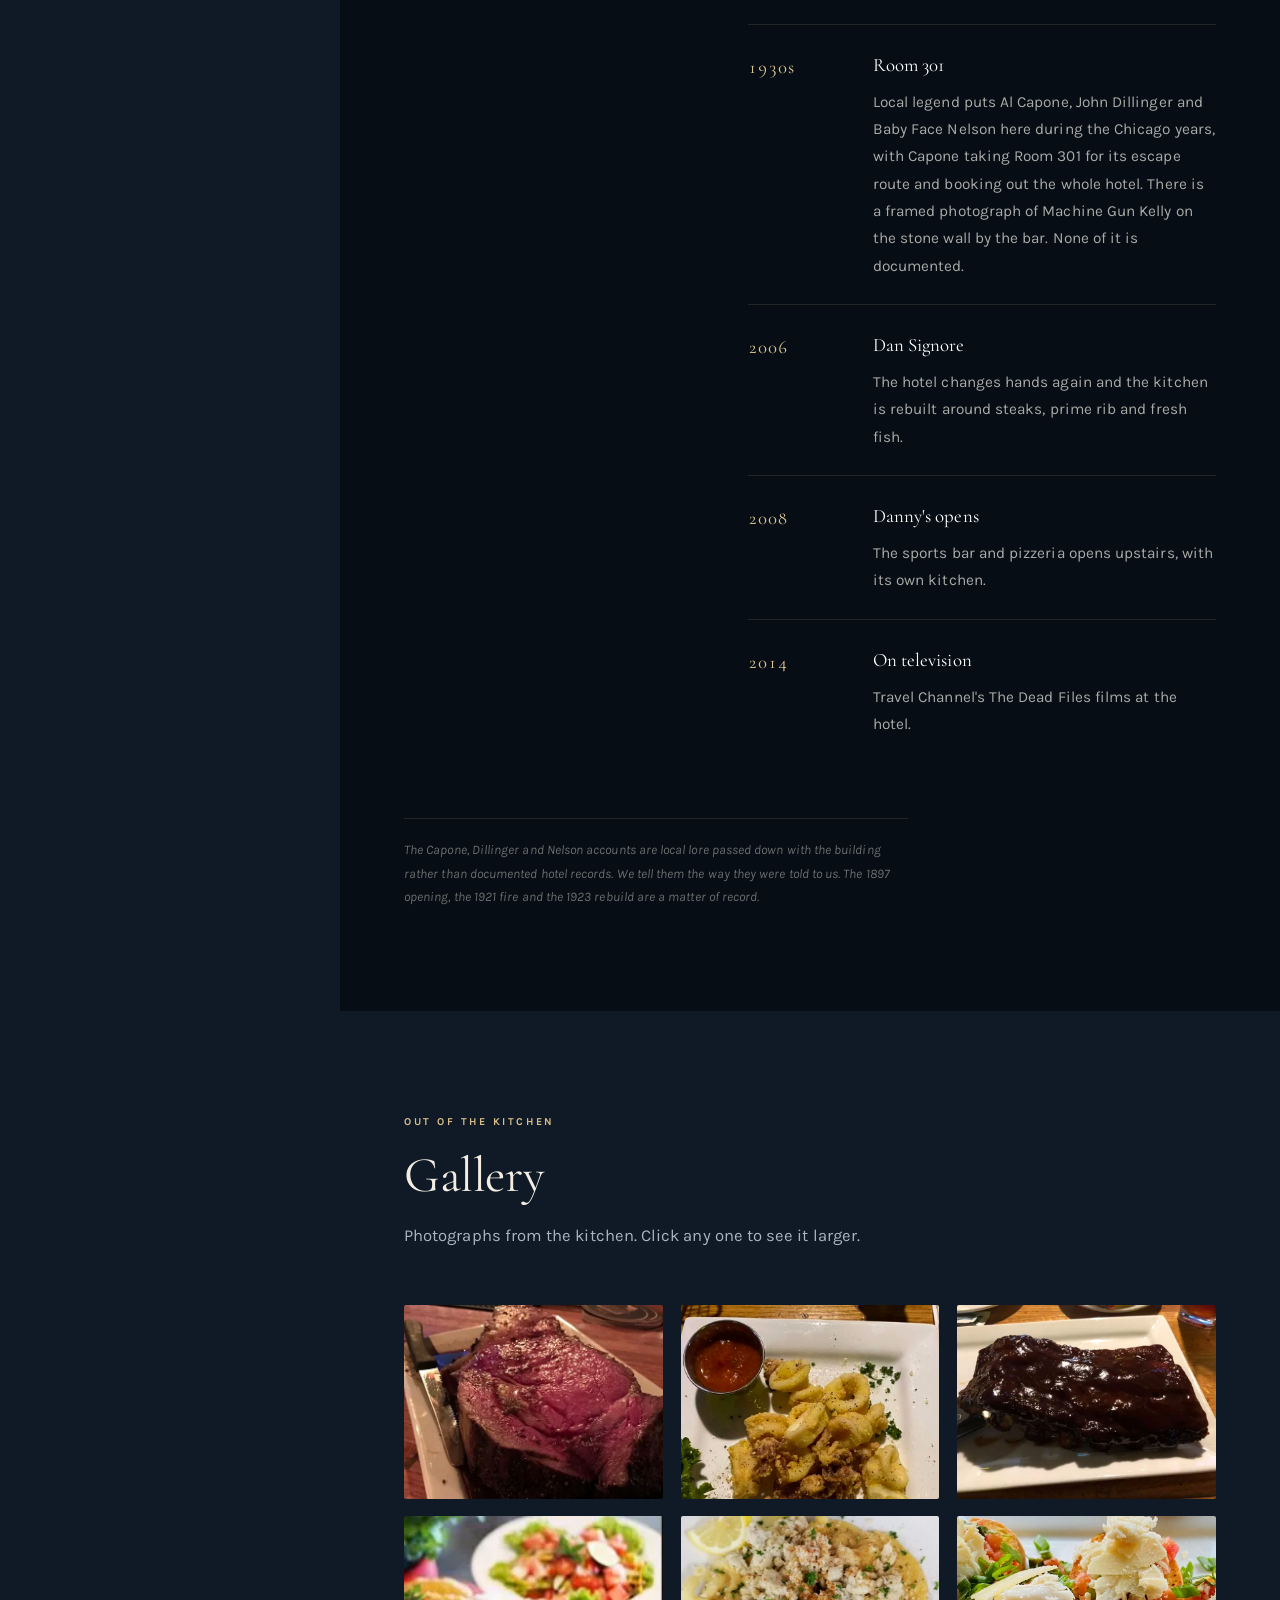
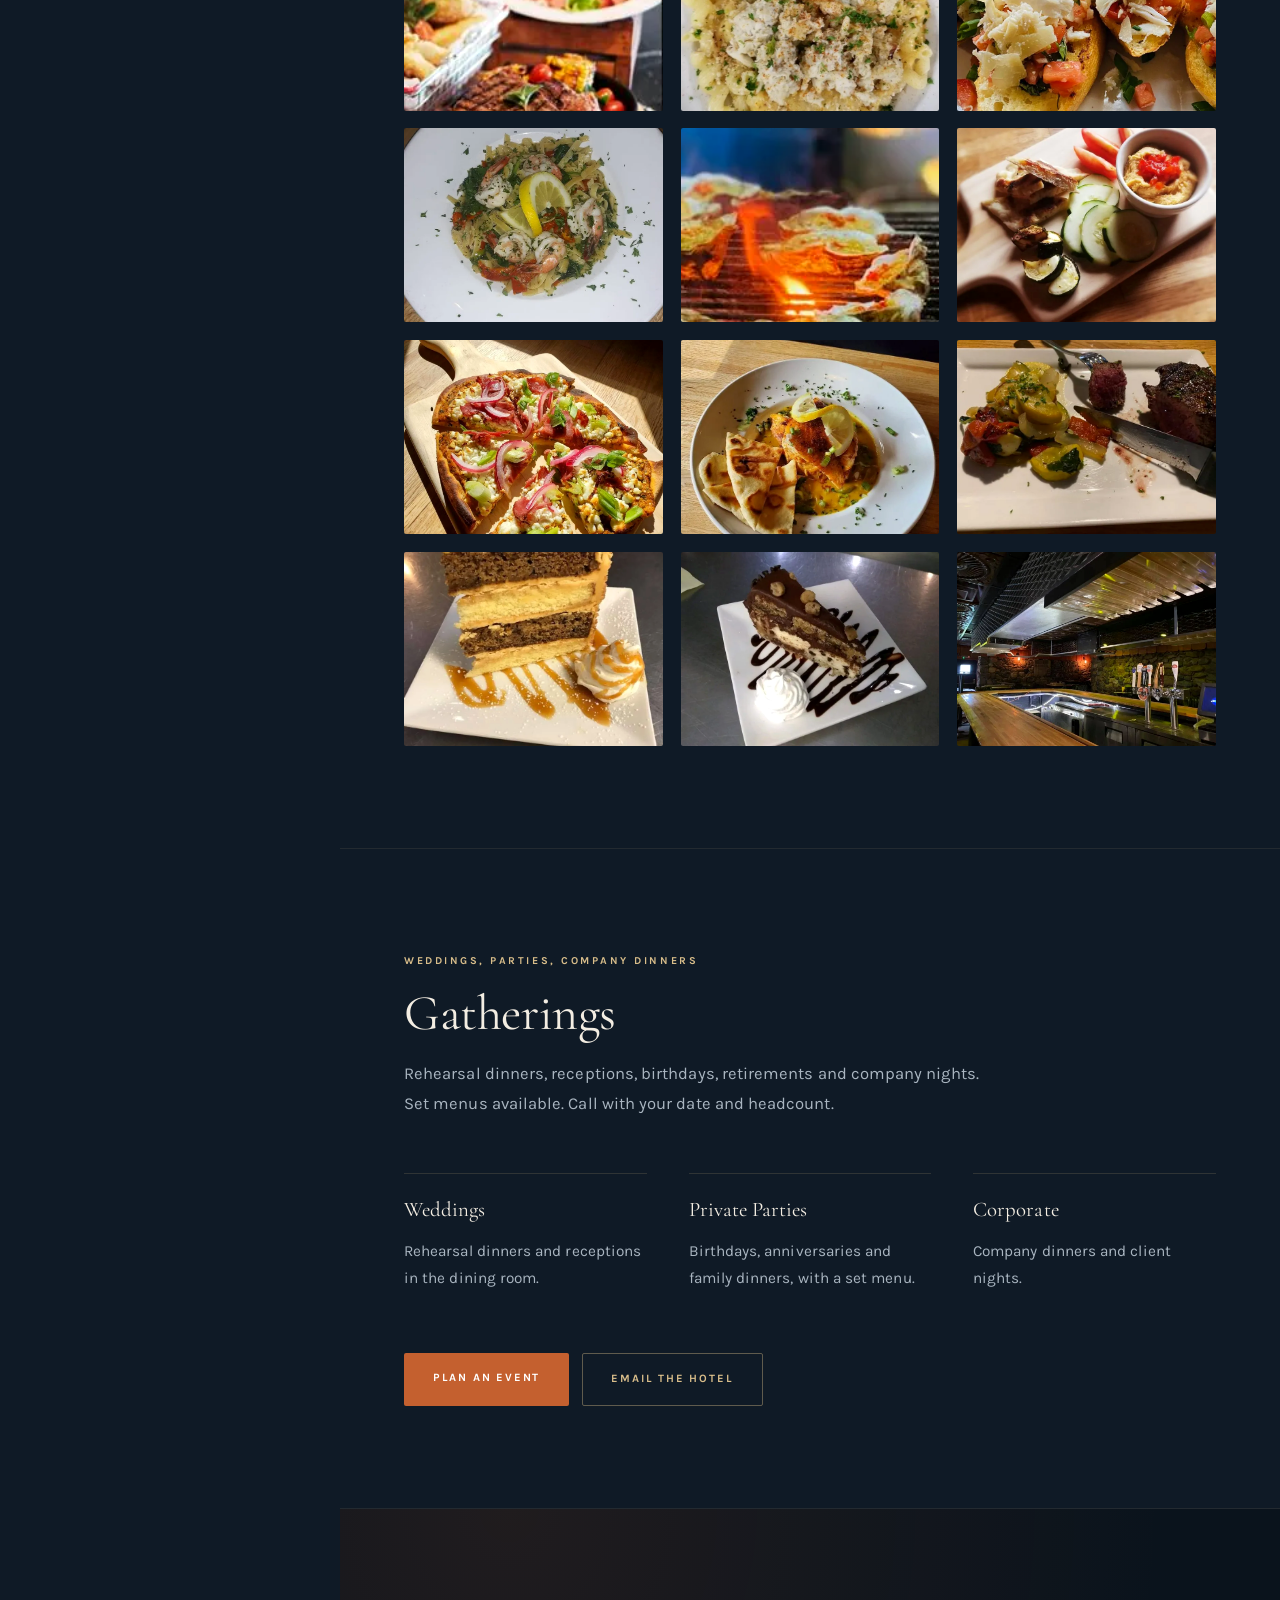
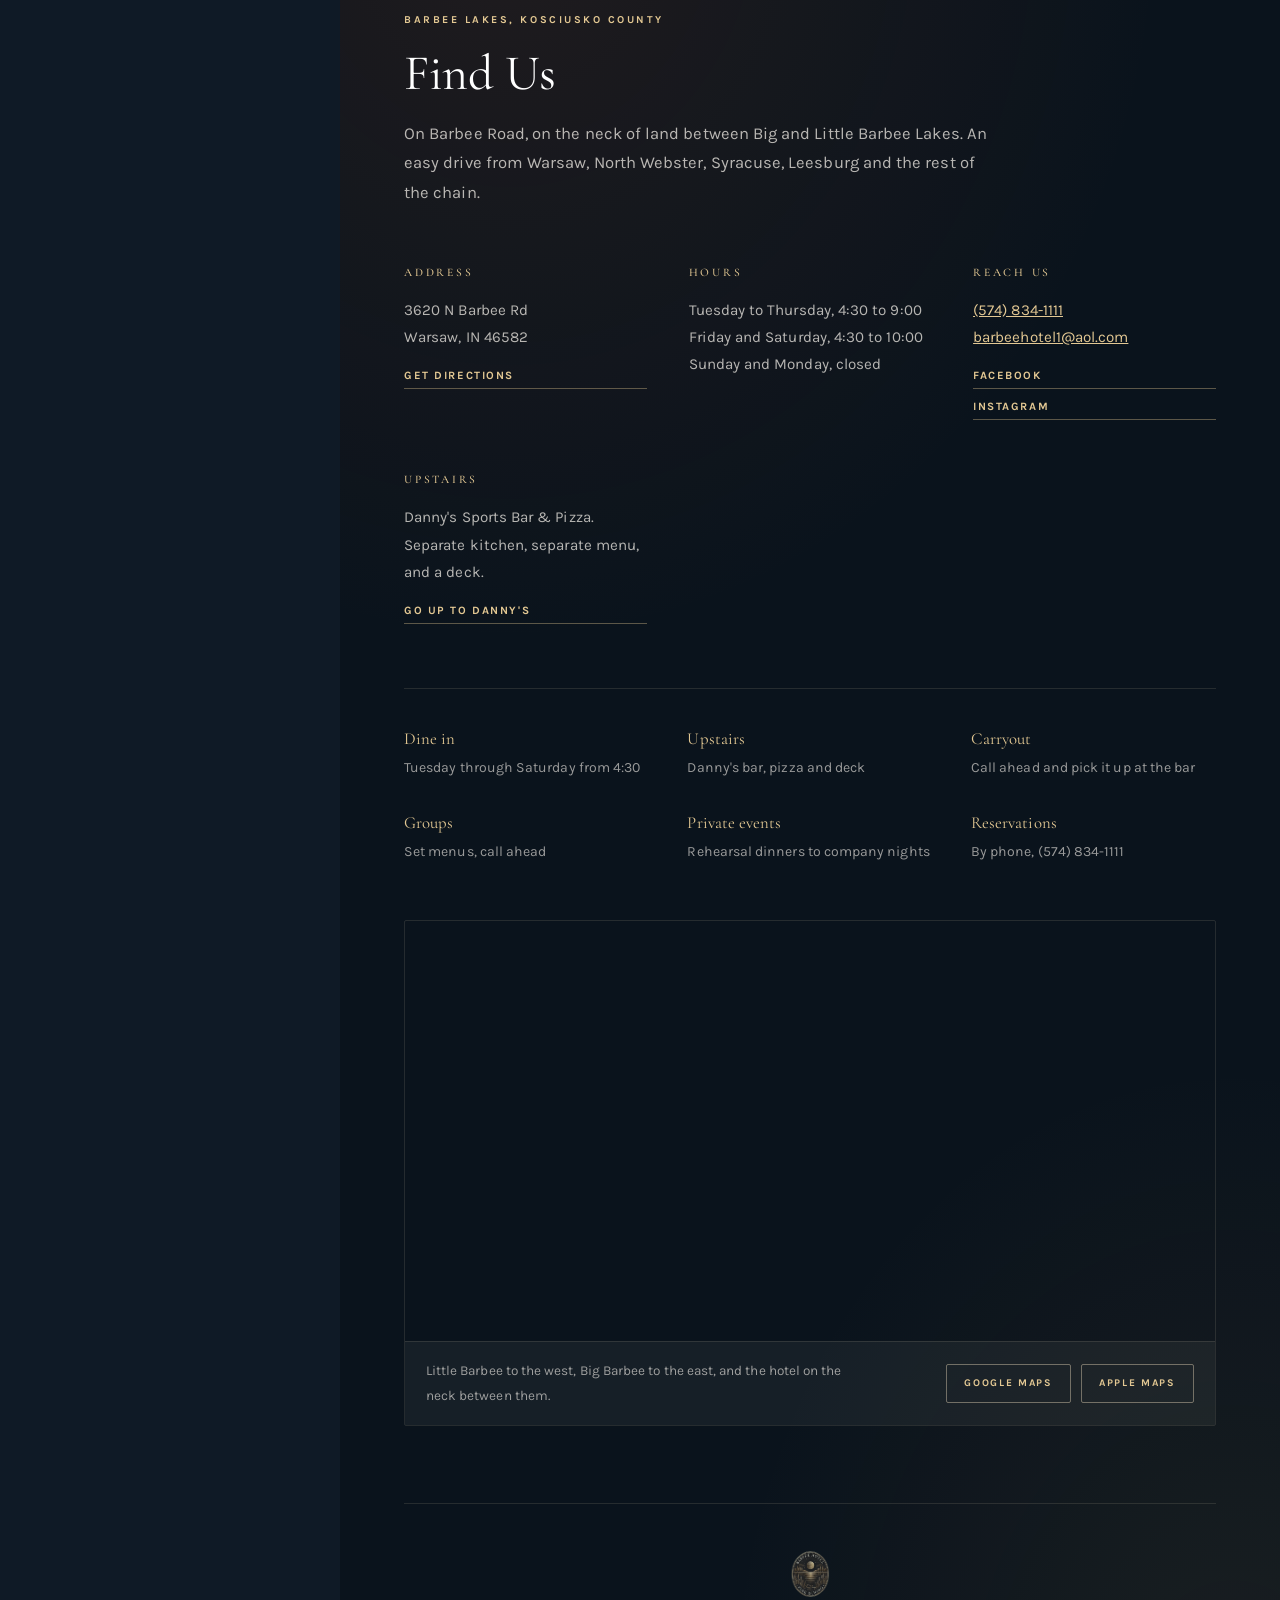
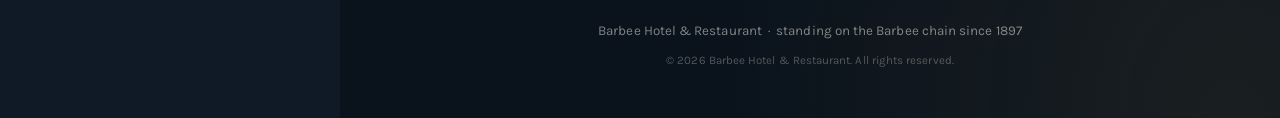
<file: hotel/index.html>
<!DOCTYPE html>
<html lang="en">
<head>
<meta charset="utf-8">
<meta name="viewport" content="width=device-width, initial-scale=1">
<title>Barbee Hotel &amp; Restaurant | Fine Dining on the Barbee Lakes Since 1897</title>
<meta name="description" content="Prime rib, walleye and a full bar in a hotel that has stood between Big and Little Barbee Lakes since 1897. Steaks, walleye and prime rib downstairs in the 1923 building. Danny's Sports Bar and Pizza is upstairs. Open Tuesday through Saturday from 4:30. Open Tuesday through Saturday at 4:30.">
<link rel="canonical" href="https://barbee-hotel.com/hotel/">
<meta property="og:title" content="Barbee Hotel &amp; Restaurant | Lakeside Dining Since 1897">
<meta property="og:description" content="Prime rib, walleye and a full bar between Big and Little Barbee Lakes. A landmark on the water since 1897.">
<meta property="og:type" content="restaurant">
<meta property="og:image" content="https://barbee-hotel.com/assets/og-card.jpg">
<meta property="og:image:width" content="1200">
<meta property="og:image:height" content="630">
<meta property="og:image:alt" content="Barbee Hotel &amp; Restaurant, established 1897, Barbee Lakes, Indiana">
<meta property="og:url" content="https://barbee-hotel.com/">
<meta property="og:site_name" content="Barbee Hotel &amp; Restaurant">
<meta property="og:locale" content="en_US">
<meta name="twitter:card" content="summary_large_image">
<meta name="twitter:image" content="https://barbee-hotel.com/assets/og-card.jpg">
<meta name="theme-color" content="#16283a">
<link rel="icon" href="/favicon.ico" sizes="any">
<link rel="icon" href="/assets/favicon-32.png" type="image/png" sizes="32x32">
<link rel="apple-touch-icon" href="/assets/apple-touch-icon.png">
<link rel="manifest" href="/site.webmanifest">
<link rel="preconnect" href="https://fonts.googleapis.com">
<link rel="preconnect" href="https://fonts.gstatic.com" crossorigin>
<link rel="preload" as="image" href="/assets/hero-room.webp" type="image/webp">
<link href="https://fonts.googleapis.com/css2?family=Cormorant+Garamond:ital,wght@0,300;0,400;0,500;0,600;1,300;1,400&family=Karla:ital,wght@0,400;0,500;0,700;1,400&display=swap" rel="stylesheet">
<link rel="stylesheet" href="/styles.css">
</head>
<body>

<a class="skip" href="#main">Skip to content</a>

<!-- ======================= FRONT DESK RAIL ======================= -->
<aside class="desk" aria-label="Hotel information">
  <div class="desk__inner">

    <div class="desk__brand">
      <picture><source srcset="/assets/barbee-badge.webp" type="image/webp"><img class="desk__badge" src="/assets/barbee-badge.png" alt="Barbee Hotel Fine Dining badge, a moonlit lake framed by cattails" width="500" height="500"></picture>
      <p class="desk__est">Established 1897</p>
      <h1 class="desk__name">Barbee Hotel</h1>
      <p class="desk__sub">Between Big &amp; Little Barbee Lakes</p>
    </div>

    <nav class="desk__nav" aria-label="Sections">
      <a href="#welcome" class="is-active">The Hotel</a>
      <a href="#dining">The Dining Room</a>
      <a href="#history">History</a>
      <a href="#gallery">Gallery</a>
      <a href="#gatherings">Gatherings</a>
      <a href="#visit">Find Us</a>
      <a class="desk__cross" href="/dannys/">Danny's Sports Bar &rarr;</a>
    </nav>

    <div class="desk__hours">
      <h2 class="desk__label">Kitchen Hours</h2>
      <dl>
        <div><dt>Tue to Thu</dt><dd>4:30 to 9:00</dd></div>
        <div><dt>Fri &amp; Sat</dt><dd>4:30 to 10:00</dd></div>
        <div class="is-closed"><dt>Sun &amp; Mon</dt><dd>Closed</dd></div>
      </dl>
      <p class="desk__status" id="openStatus" aria-live="polite"></p>
      <p class="desk__hint">Tue to Thu 4:30 to 9 &nbsp;·&nbsp; Fri &amp; Sat 4:30 to 10 &nbsp;·&nbsp; Sun &amp; Mon closed</p>
    </div>

    <div class="desk__contact">
      <a class="btn btn--call" href="tel:+15748341111">
        <span class="btn__kicker">Call to reserve</span>
        <span class="btn__num">(574) 834-1111</span>
      </a>
      <address>3620 N Barbee Rd<br>Warsaw, IN 46582</address>
      <div class="desk__social">
        <a href="https://www.facebook.com/p/Barbee-Hotel-100063650601962/" rel="noopener">Facebook</a>
        <a href="https://www.instagram.com/barbeehotel/" rel="noopener">Instagram</a>
        <a href="mailto:barbeehotel1@aol.com">Email</a>
      </div>
    </div>

  </div>
</aside>

<a class="callbar" href="tel:+15748341111">Call to reserve &nbsp;·&nbsp; (574) 834-1111</a>

<!-- ======================= PANE ======================= -->
<main class="pane" id="main">

  <!-- ---------- HERO ---------- -->
  <section class="hero" id="welcome">
    <picture><source srcset="/assets/hero-room.webp" type="image/webp"><img class="hero__bg" src="/assets/hero-room.jpg"
         alt="The main room at the Barbee Hotel: pressed tin ceiling, stone walls and the long bar"
         fetchpriority="high" width="1280" height="609"></picture>
    <div class="hero__scrim" aria-hidden="true"></div>

    <div class="hero__copy">
      <p class="eyebrow eyebrow--light">Barbee Lakes, Indiana &nbsp;·&nbsp; Since 1897</p>
      <h2 class="hero__head">Fine dining on the<br>Barbee Lakes<br>since 1897.</h2>
      <p class="hero__lede">Steaks, seafood, chicken and pasta, downstairs in the 1923 building. Prime rib on Friday and Saturday until it sells out. Open Tuesday through Saturday from 4:30. Reservations by phone.</p>
      <div class="hero__cta">
        <a class="btn btn--solid" href="tel:+15748341111">Call for a table</a>
        <a class="btn btn--ghost" href="#dining">See the menu</a>
      </div>
    </div>

    <ul class="proof" aria-label="At a glance">
      <li><b>1897</b><span>On this water since</span></li>
      <li><b>4.5 &#9733;</b><span>Across 504 Google reviews</span></li>
      <li><b>Fri &amp; Sat</b><span>Prime rib, until it sells out</span></li>
      <li><b>Downstairs</b><span>Danny's is on the floor above</span></li>
    </ul>
  </section>

  <!-- ---------- SIGNATURE LAKE BAND ---------- -->
  <div class="horizon" aria-hidden="true">
    <svg viewBox="0 0 1600 200" preserveAspectRatio="none" role="presentation">
      <defs>
        <linearGradient id="hzSky" x1="0" y1="0" x2="0" y2="1">
          <stop offset="0%"   stop-color="#16283a"/>
          <stop offset="46%"  stop-color="#6b5264"/>
          <stop offset="78%"  stop-color="#c1764f"/>
          <stop offset="100%" stop-color="#e9a566"/>
        </linearGradient>
        <linearGradient id="hzWater" x1="0" y1="0" x2="0" y2="1">
          <stop offset="0%"   stop-color="#d9915c"/>
          <stop offset="26%"  stop-color="#7b6467"/>
          <stop offset="100%" stop-color="#16283a"/>
        </linearGradient>
        <radialGradient id="hzGlow" cx="50%" cy="50%" r="50%">
          <stop offset="0%"   stop-color="#ffdfae" stop-opacity=".85"/>
          <stop offset="100%" stop-color="#e9a566" stop-opacity="0"/>
        </radialGradient>
      </defs>
      <rect width="1600" height="104" fill="url(#hzSky)"/>
      <circle cx="1120" cy="100" r="96" fill="url(#hzGlow)"/>
      <circle cx="1120" cy="100" r="19" fill="#ffe7c2"/>
      <path fill="#22313f" opacity=".9" d="M0 96 Q 80 90 150 95 Q 200 86 250 95 Q 330 89 400 96 Q 470 88 540 95 Q 620 90 700 96 Q 780 89 860 95 Q 950 90 1040 96 Q 1120 89 1200 95 Q 1300 90 1400 96 Q 1500 90 1600 95 L1600 104 L0 104 Z"/>
      <rect y="104" width="1600" height="96" fill="url(#hzWater)"/>
      <g fill="#ffe8c6">
        <rect x="1104" y="107" width="32" height="2" rx="1" opacity=".7"/>
        <rect x="1092" y="114" width="56" height="2" rx="1" opacity=".55"/>
        <rect x="1110" y="122" width="22" height="2" rx="1" opacity=".4"/>
        <rect x="1078" y="132" width="84" height="2.5" rx="1.2" opacity=".6"/>
        <rect x="1100" y="145" width="44" height="2" rx="1" opacity=".34"/>
        <rect x="1058" y="159" width="124" height="3" rx="1.5" opacity=".5"/>
        <rect x="1094" y="176" width="58" height="2.5" rx="1.2" opacity=".3"/>
      </g>
      <g fill="#9db5c9" opacity=".12">
        <rect x="120" y="124" width="150" height="2" rx="1"/>
        <rect x="320" y="148" width="210" height="2.5" rx="1.2"/>
        <rect x="90"  y="172" width="270" height="3" rx="1.5"/>
        <rect x="620" y="136" width="170" height="2" rx="1"/>
        <rect x="700" y="178" width="240" height="3" rx="1.5"/>
      </g>
    </svg>
  </div>

  <!-- ---------- STORY ---------- -->
  <section class="band band--story">
    <div class="story">
      <div class="story__copy">
        <p class="eyebrow">The building</p>
        <h2>Kuhns Landing, 1897.</h2>
        <p>The building sits on the narrow strip of ground where Big Barbee nearly meets Little Barbee, on what used to be called Kuhns Landing. The Ormond Hotel opened here in 1897.</p>
        <p>It burned down on 17 August 1921. Clara A. Davison and Charles H. Lincoln rebuilt on the same footprint and opened the New Barbee Hotel in the spring of 1923. That is the building you walk into. The guest rooms closed years ago. The dining room did not.</p>
        <p class="story__note">There are two kitchens in the building. This one, downstairs. Danny's Sports Bar and Pizza is upstairs and has its own menu and its own deck.</p>
      </div>
      <figure class="story__photo">
        <picture><source srcset="/assets/grill-oysters.webp" type="image/webp"><img src="/assets/grill-oysters.jpg" alt="Oysters on the open grill in the Barbee Hotel kitchen" loading="lazy" width="198" height="403"></picture>
      </figure>
    </div>
  </section>

  <!-- ---------- DINING ---------- -->
  <section class="band" id="dining">
    <header class="band__head">
      <p class="eyebrow">Open Tuesday through Saturday at 4:30</p>
      <h2>The Dining Room</h2>
      <p class="band__lede">Stone walls, a pressed tin ceiling and a long bar, all original to the 1923 building. The kitchen is known for prime rib, pan fried walleye and Scallops Rockefeller. Entrees run about 12 to 38 dollars.</p>
    </header>

    <div class="feature">
      <figure class="feature__main">
        <picture><source srcset="/assets/room-wide.webp" type="image/webp"><img src="/assets/room-wide.jpg" alt="The Barbee Hotel dining room and bar, with stone walls and a pressed tin ceiling" loading="lazy" width="1150" height="866"></picture>
        <figcaption>The room, essentially unchanged since 1923</figcaption>
      </figure>
      <figure class="feature__side">
        <picture><source srcset="/assets/prime-rib.webp" type="image/webp"><img src="/assets/prime-rib.jpg" alt="A thick cut prime rib in au jus" loading="lazy" width="900" height="1209"></picture>
        <figcaption>Prime rib, Friday and Saturday</figcaption>
      </figure>
    </div>

    <div class="menu">
      <div class="menu__col">
        <h3 class="menu__cat">To Begin</h3>
        <ul class="menu__list">
          <li><span>Maryland Crab Cakes</span><b>17</b></li>
          <li><span>Scallop Rockefeller</span><b>22</b></li>
          <li><span>Calamari</span><b>15</b></li>
          <li><span>Firecracker Shrimp</span><b>13</b></li>
        </ul>

        <h3 class="menu__cat">Soup &amp; Salad</h3>
        <ul class="menu__list">
          <li><span>French Onion Soup</span><b>3 / 6</b></li>
          <li><span>Classic Caesar</span><b>11</b></li>
          <li><span>Spinach Salad</span><b>15</b></li>
          <li><span>Cobb Salad</span><b>18</b></li>
          <li><span>Steakhouse Salad</span><b>22</b></li>
        </ul>

        <h3 class="menu__cat">From the Grill</h3>
        <ul class="menu__list">
          <li><span>Prime Rib<em>Friday and Saturday only</em></span><b>ask</b></li>
          <li><span>Angus Ribeye</span><b>38</b></li>
          <li><span>Grilled Pork Ribeye</span><b>28</b></li>
          <li><span>Grilled Pork Chop</span><b>23</b></li>
          <li><span>Flat Iron Steak</span><b>ask</b></li>
          <li><span>Four Bone Rack of Lamb</span><b>ask</b></li>
        </ul>
      </div>

      <div class="menu__col">
        <h3 class="menu__cat">From the Water</h3>
        <ul class="menu__list">
          <li><span>Pan Fried Walleye<em>the one people drive in for</em></span><b>24</b></li>
          <li><span>Fresh Salmon Your Way</span><b>24</b></li>
          <li><span>Scallops Rockefeller</span><b>29</b></li>
          <li><span>Seafood Ravioli</span><b>24</b></li>
          <li><span>Fried Seafood Platter</span><b>20</b></li>
          <li><span>Breaded Shrimp Dinner</span><b>17</b></li>
        </ul>

        <h3 class="menu__cat">Chicken</h3>
        <ul class="menu__list">
          <li><span>Garlic Mushroom Chicken</span><b>19</b></li>
          <li><span>Half Herb Crusted Chicken</span><b>18</b></li>
          <li><span>Teriyaki Pineapple Chicken</span><b>18</b></li>
        </ul>

        <h3 class="menu__cat">Pasta</h3>
        <ul class="menu__list">
          <li><span>Shrimp and Scallop Pasta</span><b>26</b></li>
          <li><span>Chicken Piccata</span><b>17</b></li>
          <li><span>Classic Parmesan</span><b>17</b></li>
          <li><span>Lasagna</span><b>17</b></li>
          <li><span>Tortellini Diablo</span><b>16</b></li>
          <li><span>Fettuccine Alfredo</span><b>15</b></li>
          <li><span>Margherita Pasta</span><b>14</b></li>
          <li><span>Spaghetti</span><b>12</b></li>
        </ul>
      </div>
    </div>
    <p class="fineprint">The menu changes with the season. Prices are a guide. Call to check what is on tonight.</p>
  </section>



  <!-- ---------- HISTORY ---------- -->
  <section class="band band--night" id="history">
    <header class="band__head">
      <p class="eyebrow">1897 to now</p>
      <h2>Room 301 &amp; the Long Story</h2>
      <p class="band__lede">A hotel has stood on this spot since 1897. Here is what is actually on the record, and what is only ever told.</p>
    </header>

    <div class="hist">
      <figure class="hist__photo">
        <picture><source srcset="/assets/lore-wall.webp" type="image/webp"><img src="/assets/lore-wall.jpg" alt="A stone wall inside the Barbee Hotel hung with a vintage rifle and a framed portrait from the Prohibition era" loading="lazy" width="340" height="574"></picture>
        <figcaption>The wall by the bar, where the hotel keeps its stories</figcaption>
      </figure>

      <ol class="timeline">
        <li><span class="timeline__yr">1897</span><div><h3>The Ormond Hotel opens</h3><p>Built at Kuhns Landing, on the strip between Big and Little Barbee, for summer visitors to the lakes.</p></div></li>
        <li><span class="timeline__yr">1921</span><div><h3>Fire</h3><p>The Ormond burns down on 17 August.</p></div></li>
        <li><span class="timeline__yr">1923</span><div><h3>The New Barbee Hotel</h3><p>Clara A. Davison and Charles H. Lincoln rebuild on the same footprint. Opens in the spring.</p></div></li>
        <li><span class="timeline__yr">1920s</span><div><h3>Gable and Lombard</h3><p>Clark Gable and Carole Lombard stay at the hotel. The largest upstairs suite was named for them.</p></div></li>
        <li><span class="timeline__yr">1930s</span><div><h3>Room 301</h3><p>Local legend puts Al Capone, John Dillinger and Baby Face Nelson here during the Chicago years, with Capone taking Room 301 for its escape route and booking out the whole hotel. There is a framed photograph of Machine Gun Kelly on the stone wall by the bar. None of it is documented.</p></div></li>
        <li><span class="timeline__yr">2006</span><div><h3>Dan Signore</h3><p>The hotel changes hands again and the kitchen is rebuilt around steaks, prime rib and fresh fish.</p></div></li>
        <li><span class="timeline__yr">2008</span><div><h3>Danny's opens</h3><p>The sports bar and pizzeria opens upstairs, with its own kitchen.</p></div></li>
        <li><span class="timeline__yr">2014</span><div><h3>On television</h3><p>Travel Channel's The Dead Files films at the hotel.</p></div></li>
      </ol>
    </div>

    <p class="fineprint fineprint--night">The Capone, Dillinger and Nelson accounts are local lore passed down with the building rather than documented hotel records. We tell them the way they were told to us. The 1897 opening, the 1921 fire and the 1923 rebuild are a matter of record.</p>
  </section>

  <!-- ---------- GALLERY ---------- -->
  <section class="band" id="gallery">
    <header class="band__head">
      <p class="eyebrow">Out of the kitchen</p>
      <h2>Gallery</h2>
      <p class="band__lede">Photographs from the kitchen. Click any one to see it larger.</p>
    </header>

    <div class="grid" id="grid">
      <button class="shot" data-full="assets/gal-primerib-cut.jpg"><picture><source srcset="/assets/gal-primerib-cut.webp" type="image/webp"><img src="/assets/gal-primerib-cut.jpg" alt="A cut prime rib resting on a wooden table" loading="lazy" width="760" height="397"></picture></button>
      <button class="shot" data-full="assets/gal-calamari.jpg"><picture><source srcset="/assets/gal-calamari.webp" type="image/webp"><img src="/assets/gal-calamari.jpg" alt="Fried calamari with lemon and marinara" loading="lazy" width="720" height="960"></picture></button>
      <button class="shot" data-full="assets/gal-ribs.jpg"><picture><source srcset="/assets/gal-ribs.webp" type="image/webp"><img src="/assets/gal-ribs.jpg" alt="A full rack of glazed ribs" loading="lazy" width="760" height="570"></picture></button>
      <button class="shot" data-full="assets/plate-steak.jpg"><picture><source srcset="/assets/plate-steak.webp" type="image/webp"><img src="/assets/plate-steak.jpg" alt="A grilled steak with salad and fries" loading="lazy" width="199" height="403"></picture></button>
      <button class="shot" data-full="assets/gal-crab-pasta.jpg"><picture><source srcset="/assets/gal-crab-pasta.webp" type="image/webp"><img src="/assets/gal-crab-pasta.jpg" alt="Pasta topped with crab and lemon" loading="lazy" width="756" height="1008"></picture></button>
      <button class="shot" data-full="assets/gal-bruschetta.jpg"><picture><source srcset="/assets/gal-bruschetta.webp" type="image/webp"><img src="/assets/gal-bruschetta.jpg" alt="Bruschetta with shaved parmesan" loading="lazy" width="760" height="571"></picture></button>
      <button class="shot" data-full="assets/gal-shrimp-pasta.jpg"><picture><source srcset="/assets/gal-shrimp-pasta.webp" type="image/webp"><img src="/assets/gal-shrimp-pasta.jpg" alt="Shrimp and scallop pasta" loading="lazy" width="760" height="1021"></picture></button>
      <button class="shot" data-full="assets/grill-oysters.jpg"><picture><source srcset="/assets/grill-oysters.webp" type="image/webp"><img src="/assets/grill-oysters.jpg" alt="Oysters on the open grill" loading="lazy" width="198" height="403"></picture></button>
      <button class="shot" data-full="assets/gal-board.jpg"><picture><source srcset="/assets/gal-board.webp" type="image/webp"><img src="/assets/gal-board.jpg" alt="A grilled board with vegetables and dip" loading="lazy" width="760" height="1014"></picture></button>
      <button class="shot" data-full="assets/flatbread.jpg"><picture><source srcset="/assets/flatbread.webp" type="image/webp"><img src="/assets/flatbread.jpg" alt="A flatbread pizza on a wooden board" loading="lazy" width="900" height="1200"></picture></button>
      <button class="shot" data-full="assets/gal-ravioli.jpg"><picture><source srcset="/assets/gal-ravioli.webp" type="image/webp"><img src="/assets/gal-ravioli.jpg" alt="Ravioli in a light sauce" loading="lazy" width="700" height="939"></picture></button>
      <button class="shot" data-full="assets/gal-steak.jpg"><picture><source srcset="/assets/gal-steak.webp" type="image/webp"><img src="/assets/gal-steak.jpg" alt="A sliced steak with grilled vegetables" loading="lazy" width="760" height="570"></picture></button>
      <button class="shot" data-full="assets/gal-carrotcake.jpg"><picture><source srcset="/assets/gal-carrotcake.webp" type="image/webp"><img src="/assets/gal-carrotcake.jpg" alt="A slice of carrot cake with caramel" loading="lazy" width="720" height="960"></picture></button>
      <button class="shot" data-full="assets/gal-torte.jpg"><picture><source srcset="/assets/gal-torte.webp" type="image/webp"><img src="/assets/gal-torte.jpg" alt="A chocolate torte with whipped cream" loading="lazy" width="760" height="570"></picture></button>
      <button class="shot" data-full="assets/dannys-taps.jpg"><picture><source srcset="/assets/dannys-taps.webp" type="image/webp"><img src="/assets/dannys-taps.jpg" alt="Beer taps at Danny's Sports Bar" loading="lazy" width="960" height="720"></picture></button>
    </div>
  </section>

  <!-- ---------- GATHERINGS ---------- -->
  <section class="band" id="gatherings">
    <header class="band__head">
      <p class="eyebrow">Weddings, parties, company dinners</p>
      <h2>Gatherings</h2>
      <p class="band__lede">Rehearsal dinners, receptions, birthdays, retirements and company nights. Set menus available. Call with your date and headcount.</p>
    </header>
    <div class="split">
      <div class="split__item"><h3>Weddings</h3><p>Rehearsal dinners and receptions in the dining room.</p></div>
      <div class="split__item"><h3>Private Parties</h3><p>Birthdays, anniversaries and family dinners, with a set menu.</p></div>
      <div class="split__item"><h3>Corporate</h3><p>Company dinners and client nights.</p></div>
    </div>
    <div class="band__foot">
      <a class="btn btn--solid" href="tel:+15748341111">Plan an event</a>
      <a class="btn btn--ghost" href="mailto:barbeehotel1@aol.com">Email the hotel</a>
    </div>
  </section>

  <!-- ---------- VISIT ---------- -->
  <section class="band band--dark band--last" id="visit">
    <header class="band__head">
      <p class="eyebrow">Barbee Lakes, Kosciusko County</p>
      <h2>Find Us</h2>
      <p class="band__lede">On Barbee Road, on the neck of land between Big and Little Barbee Lakes. An easy drive from Warsaw, North Webster, Syracuse, Leesburg and the rest of the chain.</p>
    </header>

    <div class="visit">
      <div class="visit__block">
        <h3>Address</h3>
        <p>3620 N Barbee Rd<br>Warsaw, IN 46582</p>
        <a class="inlink" href="https://maps.google.com/?q=3620+N+Barbee+Rd,+Warsaw,+IN+46582" rel="noopener">Get directions</a>
      </div>
      <div class="visit__block">
        <h3>Hours</h3>
        <p>Tuesday to Thursday, 4:30 to 9:00<br>Friday and Saturday, 4:30 to 10:00<br>Sunday and Monday, closed</p>
      </div>
      <div class="visit__block">
        <h3>Reach Us</h3>
        <p><a href="tel:+15748341111">(574) 834-1111</a><br><a href="mailto:barbeehotel1@aol.com">barbeehotel1@aol.com</a></p>
        <a class="inlink" href="https://www.facebook.com/p/Barbee-Hotel-100063650601962/" rel="noopener">Facebook</a>
        <a class="inlink" href="https://www.instagram.com/barbeehotel/" rel="noopener">Instagram</a>
      </div>
      <div class="visit__block">
        <h3>Upstairs</h3>
        <p>Danny's Sports Bar &amp; Pizza. Separate kitchen, separate menu, and a deck.</p>
        <a class="inlink" href="/dannys/">Go up to Danny's</a>
      </div>
    </div>

    <ul class="know" aria-label="Good to know">
      <li><b>Dine in</b><span>Tuesday through Saturday from 4:30</span></li>
      <li><b>Upstairs</b><span>Danny's bar, pizza and deck</span></li>
      <li><b>Carryout</b><span>Call ahead and pick it up at the bar</span></li>
      <li><b>Groups</b><span>Set menus, call ahead</span></li>
      <li><b>Private events</b><span>Rehearsal dinners to company nights</span></li>
      <li><b>Reservations</b><span>By phone, (574) 834-1111</span></li>
    </ul>

    <div class="map">
      <iframe title="Map of the Barbee Lakes showing North Barbee Road between Big and Little Barbee"
              src="https://www.openstreetmap.org/export/embed.html?bbox=-85.7330%2C41.2745%2C-85.6960%2C41.2990&amp;layer=mapnik&amp;marker=41.2882881%2C-85.71537"
              loading="lazy" referrerpolicy="no-referrer-when-downgrade"></iframe>
      <div class="map__bar">
        <p class="map__cap">Little Barbee to the west, Big Barbee to the east, and the hotel on the neck between them.</p>
        <div class="map__links">
          <a class="btn btn--ghost btn--sm" href="https://maps.google.com/?q=3620+N+Barbee+Rd,+Warsaw,+IN+46582" rel="noopener">Google Maps</a>
          <a class="btn btn--ghost btn--sm" href="https://maps.apple.com/?address=3620+N+Barbee+Rd,+Warsaw,+IN+46582" rel="noopener">Apple Maps</a>
        </div>
      </div>
    </div>

    <footer class="foot">
      <picture><source srcset="/assets/barbee-badge.webp" type="image/webp"><img class="foot__badge" src="/assets/barbee-badge.png" alt="" loading="lazy" width="500" height="500"></picture>
      <p>Barbee Hotel &amp; Restaurant &nbsp;·&nbsp; standing on the Barbee chain since 1897</p>
      <p class="foot__fine">&copy; <span id="yr">2026</span> Barbee Hotel &amp; Restaurant. All rights reserved.</p>
    </footer>
  </section>

</main>

<!-- lightbox -->
<div class="lb" id="lb" hidden>
  <button class="lb__close" id="lbClose" aria-label="Close">&times;</button>
  <button class="lb__nav lb__nav--prev" id="lbPrev" aria-label="Previous">&#8249;</button>
  <img class="lb__img" id="lbImg" alt="">
  <button class="lb__nav lb__nav--next" id="lbNext" aria-label="Next">&#8250;</button>
</div>

<script type="application/ld+json">
{
  "@context": "https://schema.org",
  "@type": "Restaurant",
  "name": "Barbee Hotel & Restaurant",
  "description": "The Barbee Hotel dining room, downstairs in a lakeside building between Big and Little Barbee Lakes in Kosciusko County, Indiana. A landmark since 1897.",
  "url": "https://barbee-hotel.com/",
  "telephone": "+1-574-834-1111",
  "email": "barbeehotel1@aol.com",
  "priceRange": "$$",
  "acceptsReservations": "True",
  "servesCuisine": ["American", "Steakhouse", "Seafood", "Pizza"],
  "amenityFeature": [
    { "@type": "LocationFeatureSpecification", "name": "Dine-in", "value": true },
    { "@type": "LocationFeatureSpecification", "name": "Carryout", "value": true }
  ],
  "image": "https://barbee-hotel.com/assets/hero-room.jpg",
  "address": {
    "@type": "PostalAddress",
    "streetAddress": "3620 N Barbee Rd",
    "addressLocality": "Warsaw",
    "addressRegion": "IN",
    "postalCode": "46582",
    "addressCountry": "US"
  },
  "sameAs": [
    "https://www.facebook.com/p/Barbee-Hotel-100063650601962/",
    "https://www.instagram.com/barbeehotel/"
  ],
  "openingHoursSpecification": [
    { "@type": "OpeningHoursSpecification", "dayOfWeek": ["Tuesday","Wednesday","Thursday"], "opens": "16:30", "closes": "21:00" },
    { "@type": "OpeningHoursSpecification", "dayOfWeek": ["Friday","Saturday"], "opens": "16:30", "closes": "22:00" }
  ],
  "hasMenu": {
    "@type": "Menu",
    "hasMenuSection": [
      { "@type": "MenuSection", "name": "From the Grill",
        "hasMenuItem": [
          { "@type": "MenuItem", "name": "Prime Rib", "description": "Friday and Saturday only" },
          { "@type": "MenuItem", "name": "Angus Ribeye", "offers": { "@type": "Offer", "price": "38", "priceCurrency": "USD" } }
        ] },
      { "@type": "MenuSection", "name": "From the Water",
        "hasMenuItem": [
          { "@type": "MenuItem", "name": "Pan Fried Walleye", "offers": { "@type": "Offer", "price": "24", "priceCurrency": "USD" } },
          { "@type": "MenuItem", "name": "Scallops Rockefeller", "offers": { "@type": "Offer", "price": "29", "priceCurrency": "USD" } }
        ] }
    ]
  }
}
</script>

<script src="/site.js" defer></script>

</body>
</html>
</file>
<file: styles.css>
/* =========================================================
   Barbee Hotel & Restaurant
   Fixed "front desk" rail + scrolling pane
   ========================================================= */

:root{
  /* Dark throughout. --sand is a LIGHT value used as TEXT on dark
     surfaces, so it stays light. Backgrounds come from --bg*. */
  --bg:#0f1a26;
  --bg-2:#16232f;
  --band-dark:#0a131c;
  --band-night:#060d14;
  --navy:#0b1520;

  --ink:#f3ede2;
  --ink-2:#a9b5c0;
  --muted:#8a95a1;

  --sand:#f8f4ed;
  --sand-2:#f1ebe1;
  --line:rgba(216,189,138,.16);
  --line-dark:rgba(222,206,178,.13);

  --gold:#c9a45c;
  --gold-ink:#d8bd8a;
  --gold-lt:#e3c893;
  --muted-ink:#97a2ae;
  --ember:#c4602f;

  --rail:340px;
  --serif:'Cormorant Garamond','Hoefler Text',Georgia,serif;
  --sans:'Karla',-apple-system,BlinkMacSystemFont,'Segoe UI',sans-serif;
}

*,*::before,*::after{box-sizing:border-box;}
html{scroll-behavior:smooth;}
@media (prefers-reduced-motion:reduce){html{scroll-behavior:auto;}*{animation:none!important;transition:none!important;}}

body{
  margin:0;background:var(--bg);color:var(--ink);
  font-family:var(--sans);font-size:16.5px;line-height:1.78;letter-spacing:.004em;
  -webkit-font-smoothing:antialiased;
}
/* display:contents lets every existing selector target the img directly.
   source must be explicitly hidden or it is promoted to a grid/flex item. */
picture{display:contents;}
picture>source{display:none!important;}
img{max-width:100%;height:auto;display:block;}
a{color:inherit;}
:focus-visible{outline:2px solid var(--ember);outline-offset:3px;}

.skip{position:absolute;left:-9999px;top:0;z-index:999;background:var(--navy);color:#fff;padding:.7rem 1.1rem;}
.skip:focus{left:1rem;top:1rem;}

/* quiet reveal */
.reveal{opacity:0;transform:translateY(20px);transition:opacity .9s cubic-bezier(.2,.7,.2,1),transform .9s cubic-bezier(.2,.7,.2,1);}
.reveal.is-in{opacity:1;transform:none;}

/* ---------------------------------------------------------
   LEFT RAIL
   --------------------------------------------------------- */
.desk{
  position:fixed;inset:0 auto 0 0;width:var(--rail);
  background:var(--navy);color:var(--sand);
  border-right:1px solid rgba(222,206,178,.14);
  overflow-y:auto;z-index:20;
}
.desk__inner{min-height:100%;padding:3rem 2.25rem 2.5rem;display:flex;flex-direction:column;gap:2.5rem;}

.desk__brand{text-align:center;}
.desk__badge{width:104px;margin:0 auto 1.1rem;}
.desk__est{margin:0;font-size:.6rem;letter-spacing:.3em;text-transform:uppercase;color:var(--gold-lt);}
.desk__name{font-family:var(--serif);font-weight:500;margin:.45rem 0 .4rem;font-size:2.6rem;line-height:.95;color:#fff;letter-spacing:.005em;}
.desk__sub{margin:0;font-size:.82rem;color:rgba(248,244,237,.58);}

.desk__nav{display:flex;flex-direction:column;}
.desk__nav a{
  text-decoration:none;padding:.5rem 0;font-size:.93rem;
  color:rgba(248,244,237,.66);border-bottom:1px solid rgba(222,206,178,.10);
  transition:color .18s;
}
.desk__nav a:last-child{border-bottom:none;}
.desk__nav a:hover{color:#fff;}
.desk__nav a.is-active{color:var(--gold-lt);}

.desk__label{font-family:var(--serif);font-weight:500;font-size:.7rem;letter-spacing:.24em;text-transform:uppercase;color:var(--gold-lt);margin:0 0 .8rem;}
.desk__hours dl{margin:0;font-size:.87rem;}
.desk__hours dl>div{display:flex;justify-content:space-between;gap:1rem;padding:.3rem 0;}
.desk__hours dt{color:rgba(248,244,237,.56);}
.desk__hours dd{margin:0;color:var(--sand);font-variant-numeric:tabular-nums;}
.desk__hours .is-closed dd{color:rgba(248,244,237,.34);}

.desk__status{margin:.9rem 0 0;font-size:.65rem;letter-spacing:.18em;text-transform:uppercase;display:inline-flex;align-items:center;gap:.5rem;color:rgba(248,244,237,.5);}
.desk__status::before{content:'';width:6px;height:6px;border-radius:50%;background:currentColor;}
.desk__status.is-open{color:#86c495;}
.desk__hint{display:none;}

.desk__contact{margin-top:auto;}
.btn--call{display:block;text-align:center;text-decoration:none;background:var(--ember);color:#fff;padding:.85rem 1rem;border-radius:2px;transition:background .18s;}
.btn--call:hover{background:#9c4825;}
.btn__kicker{display:block;font-size:.58rem;letter-spacing:.24em;text-transform:uppercase;opacity:.85;}
.btn__num{display:block;font-family:var(--serif);font-size:1.25rem;margin-top:.2rem;}
.desk__contact address{font-style:normal;margin:1.1rem 0 .9rem;font-size:.85rem;line-height:1.6;color:rgba(248,244,237,.56);}
.desk__social{display:flex;flex-wrap:wrap;gap:1rem;font-size:.72rem;}
.desk__social a{color:var(--gold-lt);text-decoration:none;letter-spacing:.1em;text-transform:uppercase;}
.desk__social a:hover{color:#fff;}

.callbar{display:none;}

/* ---------------------------------------------------------
   PANE
   --------------------------------------------------------- */
.pane{margin-left:var(--rail);}

.eyebrow{margin:0 0 1rem;font-size:.66rem;letter-spacing:.24em;text-transform:uppercase;font-weight:700;color:var(--gold-ink);}
.band--dark .eyebrow,.band--night .eyebrow,.eyebrow--light{color:var(--gold-lt);}
/* ---------- HERO ---------- */
.hero{position:relative;background:var(--bg);min-height:clamp(540px,86vh,860px);display:flex;flex-direction:column;justify-content:flex-end;overflow:hidden;}
.hero__bg{position:absolute;inset:0;width:100%;height:100%;object-fit:cover;object-position:center 42%;}
.hero__scrim{
  position:absolute;inset:0;
  background:
    linear-gradient(180deg, rgba(22,40,58,.70) 0%, rgba(22,40,58,.30) 24%, rgba(22,40,58,.50) 56%, rgba(16,29,43,.93) 100%),
    linear-gradient(95deg, rgba(177,85,44,.22) 0%, rgba(177,85,44,0) 55%);
}
.hero__copy{position:relative;padding:4rem clamp(1.6rem,5vw,5rem) 2.4rem;max-width:960px;color:var(--sand);}
.hero__head{
  font-family:var(--serif);font-weight:400;
  font-size:clamp(2.8rem,6vw,5.2rem);line-height:1.02;letter-spacing:-.012em;
  margin:0 0 1.5rem;color:#fff;text-shadow:0 2px 30px rgba(10,18,26,.5);
}
.hero__lede{margin:0 0 2.1rem;max-width:56ch;font-size:1.06rem;color:rgba(248,244,237,.84);text-shadow:0 1px 14px rgba(10,18,26,.5);}
.hero__cta{display:flex;flex-wrap:wrap;gap:.8rem;}

.proof{
  position:relative;list-style:none;margin:0;padding:1.5rem clamp(1.6rem,5vw,5rem) 1.6rem;
  display:grid;grid-template-columns:repeat(4,1fr);gap:1.4rem;
  border-top:1px solid rgba(222,206,178,.2);
  background:rgba(13,23,34,.5);
}
.proof li{display:flex;flex-direction:column;gap:.15rem;}
.proof b{font-family:var(--serif);font-weight:400;font-size:1.3rem;color:var(--gold-lt);}
.proof span{font-size:.76rem;letter-spacing:.06em;color:rgba(248,244,237,.62);line-height:1.45;}

/* ---------- SIGNATURE LAKE BAND ---------- */
.horizon{line-height:0;background:var(--bg);}
.horizon svg{width:100%;height:clamp(110px,14vw,190px);display:block;}

/* ---------- BUTTONS ---------- */
.btn{display:inline-block;text-decoration:none;font-size:.7rem;letter-spacing:.16em;text-transform:uppercase;font-weight:700;padding:.95rem 1.8rem;border-radius:2px;transition:background .18s,color .18s,border-color .18s;}
.btn--solid{background:var(--ember);color:#fff;}
.btn--solid:hover{background:#9c4825;}
.btn--ghost{border:1px solid rgba(216,189,138,.4);color:var(--gold-ink);}
.btn--ghost:hover{border-color:var(--gold-lt);color:#fff;}
.band--dark .btn--ghost,.hero .btn--ghost{border-color:rgba(222,206,178,.45);color:var(--gold-lt);}
.band--dark .btn--ghost:hover,.hero .btn--ghost:hover{border-color:var(--gold-lt);color:#fff;}
.btn--gold{border:1px solid var(--gold);color:var(--gold-lt);}
.btn--gold:hover{background:var(--gold);color:var(--navy);}

/* ---------- BANDS ---------- */
.band{position:relative;padding:clamp(4.5rem,8vw,7.5rem) clamp(1.6rem,5vw,5rem);border-bottom:1px solid rgba(216,189,138,.10);}
.band--dark{
  background:
    radial-gradient(120% 70% at 18% 0%, rgba(177,85,44,.13) 0%, rgba(177,85,44,0) 58%),
    radial-gradient(90% 60% at 95% 100%, rgba(168,133,76,.10) 0%, rgba(168,133,76,0) 60%),
    var(--band-dark);
  color:var(--sand);border-bottom:none;
}
.band--night{
  background:
    radial-gradient(85% 55% at 80% 6%, rgba(177,85,44,.16) 0%, rgba(177,85,44,0) 62%),
    var(--band-night);
  color:var(--sand);border-bottom:none;
}
.band--story{background:var(--bg-2);}
.band--last{padding-bottom:0;}

.band__head{max-width:60ch;margin-bottom:3.4rem;position:relative;}
.band__head h2{font-family:var(--serif);font-weight:400;font-size:clamp(2.2rem,3.9vw,3.2rem);line-height:1.1;letter-spacing:-.008em;margin:0 0 1.1rem;}
.band--dark .band__head h2,.band--night .band__head h2{color:#fff;}
.band__lede{margin:0;font-size:1.04rem;color:var(--ink-2);}
.band--dark .band__lede,.band--night .band__lede{color:rgba(248,244,237,.72);}
.band__foot{margin-top:3rem;display:flex;flex-wrap:wrap;gap:.8rem;}
.band__head--logo>div{max-width:60ch;}
/* ---------- STORY ---------- */
.story{display:grid;grid-template-columns:1fr 240px;gap:3.5rem;align-items:center;}
.story__copy{max-width:62ch;}
.story__copy h2{font-family:var(--serif);font-weight:400;font-size:clamp(2rem,3.4vw,2.9rem);line-height:1.12;letter-spacing:-.008em;margin:0 0 1.4rem;}
.story__copy p{margin:0 0 1.2rem;color:var(--ink-2);}
.story__note{
  margin-top:1.8rem!important;padding-left:1.2rem;
  border-left:2px solid var(--gold);
  font-style:italic;color:var(--ink)!important;
}
.story__photo{margin:0;}
.story__photo img{width:100%;border-radius:2px;}

/* ---------- FEATURE PAIR ---------- */
.feature{display:grid;grid-template-columns:1.5fr 1fr;gap:1.8rem;margin-bottom:4rem;align-items:stretch;}
.feature--even{grid-template-columns:1fr 1fr;}
.feature figure{margin:0;display:flex;flex-direction:column;}
.feature img{
  width:100%;object-fit:cover;border-radius:2px;
  filter:saturate(1.04) contrast(1.03);
}
.feature__main img{aspect-ratio:4/3;}
.feature--even .feature__main img,.feature--even .feature__side img{aspect-ratio:4/3;}
.feature__side img{flex:1 1 auto;min-height:0;}
.feature figcaption{margin-top:.85rem;flex:0 0 auto;font-size:.72rem;letter-spacing:.16em;text-transform:uppercase;color:var(--muted-ink);}
.band--dark .feature figcaption{color:rgba(248,244,237,.45);}

/* ---------- MENU ---------- */
.menu{display:grid;grid-template-columns:1fr 1fr;gap:0 6rem;padding-top:3.4rem;border-top:1px solid var(--line);}
.menu__cat{
  font-family:var(--serif);font-weight:500;font-size:.74rem;letter-spacing:.3em;
  text-transform:uppercase;color:var(--gold-ink);
  margin:3.4rem 0 1.3rem;padding-bottom:.7rem;border-bottom:1px solid var(--line);
}
.menu__col>.menu__cat:first-child{margin-top:0;}
.menu__list{list-style:none;margin:0;padding:0;}
.menu__list li{
  display:flex;align-items:baseline;justify-content:space-between;gap:1.5rem;
  padding:.62rem 0;font-size:1.06rem;font-family:var(--serif);font-weight:500;
  letter-spacing:.005em;
}
.menu__list li b{
  font-family:var(--sans);font-weight:500;font-variant-numeric:tabular-nums;
  font-size:.86rem;letter-spacing:.03em;color:var(--muted-ink);flex:0 0 auto;
}
.menu--dark .menu__list li b{color:rgba(248,244,237,.62);}
.menu__list li span em{display:block;font-family:var(--sans);font-size:.8rem;font-style:italic;color:var(--muted-ink);margin-top:.15rem;font-weight:400;}

.fineprint{margin:3.5rem 0 0;font-size:.82rem;font-style:italic;color:var(--muted-ink);border-top:1px solid var(--line);padding-top:1.2rem;max-width:72ch;}
.fineprint--night{color:rgba(248,244,237,.42);border-top-color:var(--line-dark);}

/* ---------- PHOTO STRIP ---------- */
.strip{display:grid;grid-template-columns:repeat(4,1fr);gap:1rem;margin:0 0 3.5rem;}
.strip figure{margin:0;overflow:hidden;border-radius:2px;}
.strip img{width:100%;aspect-ratio:1/1;object-fit:cover;filter:saturate(1.04) contrast(1.03);transition:transform .45s cubic-bezier(.2,.7,.2,1);}
.strip figure:hover img{transform:scale(1.05);}

/* ---------- MENU ON A DARK BAND ---------- */
.menu--dark{border-top-color:var(--line-dark);}
.menu--dark .menu__cat{color:var(--gold-lt);border-bottom-color:var(--line-dark);}
.menu--dark .menu__list li{color:rgba(248,244,237,.88);}
.menu--dark .menu__list li span em{color:rgba(248,244,237,.45);}

/* ---------- WEEKLY SPECIALS ---------- */
.week__head{
  font-family:var(--serif);font-weight:500;
  font-size:.74rem;letter-spacing:.26em;text-transform:uppercase;color:var(--gold-lt);
  margin:3.5rem 0 1.4rem;padding-bottom:.6rem;border-bottom:1px solid var(--line-dark);
}
.week{
  list-style:none;margin:0;padding:0;
  display:grid;grid-template-columns:repeat(auto-fit,minmax(150px,1fr));gap:1.6rem;
}
.week li{display:flex;flex-direction:column;gap:.25rem;}
.week b{
  font-size:.62rem;letter-spacing:.24em;text-transform:uppercase;font-weight:700;
  color:var(--gold-lt);
}
.week span{font-family:var(--serif);font-size:1.08rem;color:rgba(248,244,237,.86);line-height:1.35;}
.week .is-big b{color:var(--ember-lt,#d98650);}
.week .is-big span{color:#fff;}

/* ---------- CARDS ---------- */
.cards{list-style:none;margin:3.5rem 0 0;padding:0;display:grid;grid-template-columns:repeat(auto-fit,minmax(190px,1fr));gap:2.2rem;}
.card{border-top:1px solid var(--line-dark);padding-top:1.1rem;}
.card h3{font-family:var(--serif);font-weight:400;font-size:1.18rem;margin:0 0 .5rem;color:var(--gold-lt);}
.card p{margin:0;font-size:.92rem;color:rgba(248,244,237,.66);}

/* ---------- SPLIT ---------- */
.split{display:grid;grid-template-columns:repeat(auto-fit,minmax(230px,1fr));gap:2.6rem;}
.split__item h3{font-family:var(--serif);font-weight:400;font-size:1.3rem;margin:0 0 .6rem;padding-top:1.1rem;border-top:1px solid var(--line);}
.split__item p{margin:0 0 .8rem;font-size:.96rem;color:var(--ink-2);}
.inlink{display:inline-block;font-size:.7rem;letter-spacing:.14em;text-transform:uppercase;font-weight:700;color:var(--ember);text-decoration:none;border-bottom:1px solid currentColor;padding-bottom:2px;margin-right:1.2rem;}
.inlink:hover{color:var(--ink);}

/* ---------- HISTORY ---------- */
.hist{display:grid;grid-template-columns:280px 1fr;gap:4rem;align-items:start;}
.hist__photo{margin:0;position:sticky;top:3rem;}
.hist__photo img{width:100%;border-radius:2px;}
.hist__photo figcaption{margin-top:.9rem;font-size:.78rem;color:rgba(248,244,237,.42);line-height:1.6;}

.timeline{list-style:none;margin:0;padding:0;}
.timeline li{display:grid;grid-template-columns:96px 1fr;gap:1.8rem;padding:1.5rem 0;border-top:1px solid var(--line-dark);}
.timeline li:first-child{border-top:none;padding-top:0;}
.timeline__yr{font-family:var(--serif);font-size:1.15rem;color:var(--gold-lt);font-variant-numeric:tabular-nums;letter-spacing:.06em;padding-top:.15rem;}
.timeline h3{font-family:var(--serif);font-weight:400;font-size:1.18rem;margin:0 0 .4rem;color:#fff;}
.timeline p{margin:0;font-size:.96rem;color:rgba(248,244,237,.68);max-width:60ch;}

/* ---------- GALLERY ---------- */
.grid{display:grid;grid-template-columns:repeat(3,1fr);gap:1.1rem;}
.shot{display:block;width:100%;margin:0;padding:0;border:none;background:none;cursor:pointer;border-radius:2px;overflow:hidden;aspect-ratio:4/3;}
.shot img{
  width:100%;height:100%;object-fit:cover;
  filter:saturate(1.04) contrast(1.03);
  transition:transform .45s cubic-bezier(.2,.7,.2,1), filter .3s ease;
}
.shot:hover img{transform:scale(1.045);filter:saturate(1.1) contrast(1.05) brightness(1.03);}

/* ---------- LIGHTBOX ---------- */
.lb{position:fixed;inset:0;z-index:100;background:rgba(14,22,31,.95);display:flex;align-items:center;justify-content:center;padding:3.5rem 4.5rem;}
.lb[hidden]{display:none;}
.lb__img{max-width:100%;max-height:100%;border-radius:2px;}
.lb__close,.lb__nav{position:absolute;background:none;border:none;cursor:pointer;color:rgba(248,244,237,.6);line-height:1;transition:color .18s;}
.lb__close{top:1.2rem;right:1.6rem;font-size:2.4rem;}
.lb__nav{top:50%;transform:translateY(-50%);font-size:3.4rem;padding:0 1rem;}
.lb__nav--prev{left:.4rem;}
.lb__nav--next{right:.4rem;}
.lb__close:hover,.lb__nav:hover{color:#fff;}

/* ---------- VISIT ---------- */
.visit{display:grid;grid-template-columns:repeat(auto-fit,minmax(188px,1fr));gap:2.6rem;}
.visit__block h3{font-family:var(--serif);font-weight:500;font-size:.72rem;letter-spacing:.24em;text-transform:uppercase;color:var(--gold-lt);margin:0 0 .9rem;}
.visit__block p{margin:0 0 .9rem;font-size:.95rem;color:rgba(248,244,237,.72);line-height:1.8;}
.visit__block a{color:var(--gold-lt);}
.visit__block .inlink{color:var(--gold-lt);display:block;margin:0 0 .5rem;border-bottom-color:rgba(216,189,138,.4);}
.visit__block .inlink:hover{color:#fff;}

/* ---------- GOOD TO KNOW ---------- */
.know{
  list-style:none;margin:3.5rem 0 0;padding:2.2rem 0 0;
  border-top:1px solid var(--line-dark);
  display:grid;grid-template-columns:repeat(auto-fit,minmax(200px,1fr));gap:1.8rem 2.4rem;
}
.know li{display:flex;flex-direction:column;gap:.2rem;}
.know b{font-family:var(--serif);font-weight:400;font-size:1.05rem;color:var(--gold-lt);}
.know span{font-size:.88rem;color:rgba(248,244,237,.6);line-height:1.6;}

.map{margin-top:3.5rem;border:1px solid var(--line-dark);border-radius:2px;overflow:hidden;}
.map iframe{width:100%;height:clamp(260px,34vw,420px);border:0;display:block;filter:saturate(.72) contrast(.94) brightness(.97);}
.map__bar{
  display:flex;flex-wrap:wrap;align-items:center;justify-content:space-between;gap:1rem;
  padding:1.1rem 1.3rem;background:rgba(248,244,237,.05);border-top:1px solid var(--line-dark);
}
.map__cap{margin:0;font-size:.85rem;color:rgba(248,244,237,.6);max-width:52ch;}
.map__links{display:flex;gap:.6rem;flex-wrap:wrap;}
.btn--sm{padding:.6rem 1.1rem;font-size:.64rem;}

.foot{margin-top:clamp(3.5rem,6vw,5.5rem);padding:2.6rem 0;border-top:1px solid var(--line-dark);text-align:center;}
.foot__badge{width:56px;margin:0 auto 1.1rem;opacity:.75;}
.foot p{margin:0 0 .4rem;font-size:.84rem;color:rgba(248,244,237,.5);}
.foot__fine{font-size:.72rem!important;color:rgba(248,244,237,.3)!important;}

/* ---------------------------------------------------------
   RESPONSIVE
   --------------------------------------------------------- */
@media (max-width:1240px){ .grid{grid-template-columns:repeat(2,1fr);} }
@media (max-width:1150px){ :root{--rail:300px;} .menu{gap:0 3rem;} .story{grid-template-columns:1fr 200px;gap:2.5rem;} }

@media (max-width:980px){
  .desk{position:static;width:auto;height:auto;overflow:visible;border-right:none;}
  .desk__inner{padding:1.7rem 1.6rem 1.1rem;gap:1.2rem;min-height:0;}
  .desk__brand{order:1;}
  .desk__hours{order:2;display:flex;flex-wrap:wrap;align-items:center;gap:.4rem .9rem;}
  .desk__nav{order:3;}
  .desk__hours h2,.desk__hours dl{display:none;}
  .desk__status{margin:0;}
  .desk__hint{display:block;margin:0;font-size:.78rem;color:rgba(248,244,237,.52);}
  .desk__contact{display:none;}
  .desk__badge{width:68px;margin-bottom:.7rem;}
  .desk__name{font-size:1.8rem;margin:.3rem 0 .2rem;}
  .desk__est{font-size:.56rem;}
  .desk__sub{font-size:.78rem;}

  .desk__nav{flex-direction:row;overflow-x:auto;gap:0;-webkit-overflow-scrolling:touch;scrollbar-width:none;}
  .desk__nav::-webkit-scrollbar{display:none;}
  .desk__nav a{border-bottom:2px solid rgba(222,206,178,.14);padding:.4rem .85rem;white-space:nowrap;font-size:.85rem;}
  .desk__nav a:last-child{border-bottom:2px solid rgba(222,206,178,.14);}
  .desk__nav a.is-active{border-bottom-color:var(--gold);}

  .pane{margin-left:0;padding-bottom:60px;}

  .callbar{display:block;position:fixed;left:0;right:0;bottom:0;z-index:40;background:var(--ember);color:#fff;text-align:center;text-decoration:none;padding:1rem;font-size:.74rem;letter-spacing:.14em;text-transform:uppercase;font-weight:700;}

  .hero{min-height:0;}
  .hero__copy{padding-top:2.4rem;padding-bottom:1.8rem;}
  .hero__head{font-size:clamp(2.05rem,8.4vw,2.8rem);margin-bottom:1rem;}
  .hero__lede{margin-bottom:1.5rem;font-size:1rem;}
  .proof{grid-template-columns:repeat(2,1fr);gap:1.1rem;padding-top:1.2rem;padding-bottom:1.3rem;}
  .proof b{font-size:1.12rem;}

  .story{grid-template-columns:1fr;gap:2rem;}
  .story__photo{max-width:260px;}

  .band__head--logo{grid-template-columns:1fr;gap:1.4rem;}
  .dannys__logo{width:124px;}

  .strip{grid-template-columns:repeat(2,1fr);gap:.7rem;}
  .feature,.feature--even{grid-template-columns:1fr;gap:1.6rem;}
  .feature__side img{flex:0 0 auto;aspect-ratio:4/3;}
  .menu{grid-template-columns:1fr;}
  .menu__col+.menu__col .menu__cat:first-child{margin-top:3rem;}
  .hist{grid-template-columns:1fr;gap:2.2rem;}
  .hist__photo{position:static;max-width:300px;}
  .timeline li{grid-template-columns:1fr;gap:.2rem;}
  .map__bar{flex-direction:column;align-items:flex-start;}
  .lb{padding:3.2rem 1rem;}
  .lb__nav{font-size:2.4rem;padding:0 .4rem;}
}

@media (max-width:520px){
  body{font-size:16px;}
  .grid{grid-template-columns:repeat(2,1fr);gap:.7rem;}
  .proof{grid-template-columns:1fr 1fr;}
  .hero__cta .btn,.band__foot .btn{width:100%;text-align:center;}
}

@media print{
  .desk__nav,.callbar,.hero__bg,.hero__scrim,.horizon,.btn,.lb,.map{display:none;}
  .desk{position:static;width:auto;color:#000;background:#fff;}
  .pane{margin-left:0;}
  .hero{min-height:0;}
  .band--dark,.band--night,.hero,.hero__copy,.proof{background:#fff!important;color:#000!important;}
  .reveal{opacity:1!important;transform:none!important;}
}

/* =========================================================
   DANNY'S BRAND THEME
   Same components, their own colours, taken from their logo:
   cream #f0f0d8, red #d81818, amber #d8a848, teal #489090.
   ========================================================= */
body.brand-dannys{
  --bg:#16120f;            /* warm near black, not the hotel's cool navy */
  --bg-2:#1d1815;
  --band-dark:#110e0b;
  --band-night:#0b0908;
  --navy:#120f0c;          /* the rail */
  --sand:#f6f3e6;
  --sand-2:#efebdb;
  --line:rgba(240,240,216,.15);
  --line-dark:rgba(240,240,216,.12);
  --gold:#d8a848;
  --gold-ink:#e8c070;
  --gold-lt:#f0cf85;
  --ember:#cf2626;         /* their red */
  --muted-ink:#9e948a;
  --ink:#f6f3e6;
  --ink-2:#b8aea3;
}
body.brand-dannys .band--dark{
  background:
    radial-gradient(120% 70% at 18% 0%, rgba(207,38,38,.17) 0%, rgba(207,38,38,0) 58%),
    radial-gradient(90% 60% at 95% 100%, rgba(216,168,72,.12) 0%, rgba(216,168,72,0) 60%),
    var(--band-dark);
}
body.brand-dannys .band--night{
  background:
    radial-gradient(85% 55% at 80% 6%, rgba(207,38,38,.20) 0%, rgba(207,38,38,0) 62%),
    var(--band-night);
}
body.brand-dannys .hero__scrim{
  background:
    linear-gradient(180deg, rgba(28,23,20,.66) 0%, rgba(28,23,20,.26) 24%, rgba(28,23,20,.52) 56%, rgba(18,15,13,.95) 100%),
    linear-gradient(95deg, rgba(184,31,31,.26) 0%, rgba(184,31,31,0) 58%);
}
body.brand-dannys .desk{background:var(--navy);}
body.brand-dannys .desk__name{font-size:3.1rem;letter-spacing:-.01em;}
.desk__badge--dannys{width:132px;}
.foot__badge--dannys{width:92px;}
body.brand-dannys .btn--call{background:var(--ember);}
body.brand-dannys .btn--call:hover{background:#9c1818;}
body.brand-dannys .callbar{background:var(--ember);}

/* a link across to the other half of the building */
.desk__cross{
  margin-top:.9rem;border-bottom:none!important;
  color:var(--gold-lt)!important;font-size:.78rem;letter-spacing:.06em;
  opacity:.8;
}
.desk__cross:hover{opacity:1;}

/* =========================================================
   THE DOOR  (the chooser at /)
   ========================================================= */
.door-body{background:var(--navy);color:var(--sand);}
.door{min-height:100vh;display:flex;flex-direction:column;}

.door__top{
  text-align:center;padding:clamp(2.6rem,6vw,4.5rem) 1.5rem clamp(2rem,4vw,3rem);
  background:var(--navy);
}
.door__badge{width:84px;margin:0 auto 1.4rem;}
.door__est{
  margin:0;font-size:.62rem;letter-spacing:.3em;text-transform:uppercase;color:var(--gold-lt);
}
.door__title{
  font-family:var(--serif);font-weight:400;
  font-size:clamp(2.1rem,4.6vw,3.6rem);line-height:1.06;letter-spacing:-.01em;
  margin:1rem 0 .9rem;color:#fff;
}
.door__sub{
  margin:0;font-size:.72rem;letter-spacing:.26em;text-transform:uppercase;
  color:rgba(246,243,230,.5);
}

.door__pair{display:grid;grid-template-columns:1fr 1fr;flex:1 1 auto;min-height:clamp(420px,56vh,620px);}

.door__half{
  position:relative;display:block;overflow:hidden;text-decoration:none;color:var(--sand);
  isolation:isolate;
}
.door__half + .door__half{border-left:1px solid rgba(0,0,0,.4);}
.door__bg{
  position:absolute;inset:0;width:100%;height:100%;object-fit:cover;
  transform:scale(1.04);
  transition:transform .6s cubic-bezier(.2,.7,.2,1), filter .4s ease;
  filter:saturate(.9) brightness(.75);
}
.door__veil{
  position:absolute;inset:0;
  background:linear-gradient(180deg, rgba(10,16,22,.5) 0%, rgba(10,16,22,.62) 45%, rgba(8,12,17,.9) 100%);
  transition:background .5s ease;
}
.door__half--hotel .door__veil{
  background:linear-gradient(180deg, rgba(22,40,58,.52) 0%, rgba(22,40,58,.66) 45%, rgba(16,29,43,.93) 100%);
}
.door__half--dannys .door__veil{
  background:linear-gradient(180deg, rgba(28,23,20,.5) 0%, rgba(40,20,18,.66) 45%, rgba(18,15,13,.94) 100%);
}
.door__half:hover .door__bg,.door__half:focus-visible .door__bg{transform:scale(1.1);filter:saturate(1) brightness(.85);}

.door__inner{
  position:relative;display:flex;flex-direction:column;align-items:flex-start;
  height:100%;justify-content:flex-end;
  padding:clamp(2rem,4vw,3.4rem);
  max-width:34rem;
}
.door__kicker{
  font-size:.62rem;letter-spacing:.3em;text-transform:uppercase;font-weight:700;
  color:var(--gold-lt);margin-bottom:.9rem;
}
.door__half--dannys .door__kicker{color:#e8c070;}
.door__name{
  font-family:var(--serif);font-weight:400;
  font-size:clamp(1.9rem,3.3vw,2.9rem);line-height:1.04;color:#fff;
  letter-spacing:-.008em;
}
.door__line{
  display:block;width:46px;height:1px;background:var(--gold-lt);
  opacity:.7;margin:1.1rem 0;
}
.door__half--dannys .door__line{background:#d8a848;}
.door__blurb{
  font-size:.95rem;line-height:1.72;color:rgba(248,244,237,.78);margin-bottom:1.1rem;
}
.door__tags{
  font-size:.68rem;letter-spacing:.2em;text-transform:uppercase;
  color:rgba(248,244,237,.5);margin-bottom:1.6rem;
}
.door__go{
  font-size:.7rem;letter-spacing:.18em;text-transform:uppercase;font-weight:700;
  color:#fff;border-bottom:1px solid currentColor;padding-bottom:.35rem;
  transition:gap .3s ease;
}
.door__half:hover .door__go span,.door__half:focus-visible .door__go span{
  display:inline-block;transform:translateX(5px);transition:transform .3s ease;
}
.door__half:focus-visible{outline:3px solid var(--gold-lt);outline-offset:-6px;}

.door__water{line-height:0;background:var(--navy);}
.door__water svg{width:100%;height:clamp(78px,9vw,130px);display:block;}

.door__foot{background:var(--navy);padding:clamp(2.6rem,5vw,4rem) clamp(1.5rem,5vw,4rem) 2.4rem;}
.door__facts{
  display:grid;grid-template-columns:repeat(auto-fit,minmax(200px,1fr));gap:2.4rem;
  max-width:70rem;margin:0 auto;
}
.door__facts h2{
  font-family:var(--serif);font-weight:500;font-size:.72rem;letter-spacing:.24em;
  text-transform:uppercase;color:var(--gold-lt);margin:0 0 .8rem;
}
.door__facts p{margin:0 0 .8rem;font-size:.93rem;line-height:1.75;color:rgba(248,244,237,.72);}
.door__facts .inlink{color:var(--gold-lt);border-bottom-color:rgba(216,189,138,.4);}
.door__facts .inlink:hover{color:#fff;}
.door__copyright{
  max-width:70rem;margin:3rem auto 0;padding-top:1.6rem;
  border-top:1px solid var(--line-dark);
  font-size:.76rem;color:rgba(248,244,237,.38);text-align:center;
}

@media (max-width:880px){
  .door__pair{grid-template-columns:1fr;min-height:0;}
  .door__half{min-height:clamp(380px,62vh,520px);}
  .door__half + .door__half{border-left:none;border-top:1px solid rgba(0,0,0,.5);}
  .door__inner{max-width:none;}
}

/* ---------- DANNY'S DECK ---------- */
.deck__points{
  list-style:none;margin:0;padding:0;
  display:grid;grid-template-columns:repeat(auto-fit,minmax(230px,1fr));gap:2.4rem;
}
.deck__points li{border-top:1px solid var(--line-dark);padding-top:1.2rem;}
.deck__points b{
  display:block;font-family:var(--serif);font-weight:500;font-size:1.3rem;
  color:var(--gold-lt);margin-bottom:.45rem;
}
.deck__points span{display:block;font-size:.94rem;color:rgba(248,244,237,.7);line-height:1.7;}
</file>
